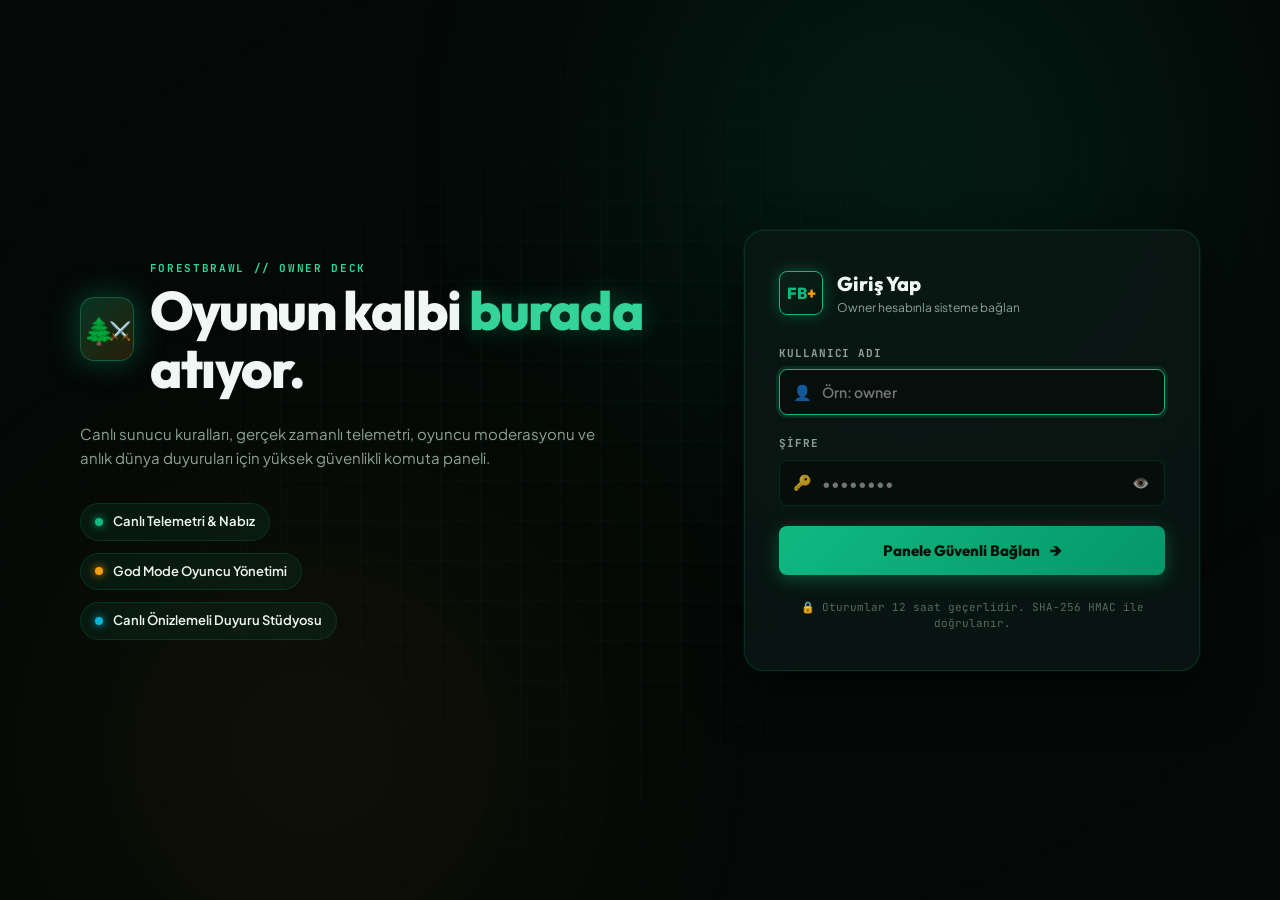
<file: Asd-main/Ah-main/game/admin/index.html>
<!doctype html>
<html lang="tr">
<head>
  <meta charset="utf-8">
  <meta name="viewport" content="width=device-width,initial-scale=1,viewport-fit=cover">
  <title>ForestBrawl — Owner & Admin Master Command</title>
  <meta name="description" content="ForestBrawl multiplayer brawler yetkili yönetim ve canlı sunucu kontrol merkezi.">
  <link rel="icon" type="image/png" href="../favicon-32.png">
  <link rel="preconnect" href="https://fonts.googleapis.com">
  <link rel="preconnect" href="https://fonts.gstatic.com" crossorigin>
  <link href="https://fonts.googleapis.com/css2?family=JetBrains+Mono:wght@400;500;700&family=Outfit:wght@400;500;600;700;800;900&family=Plus+Jakarta+Sans:wght@400;500;600;700;800&display=swap" rel="stylesheet">
  <link rel="stylesheet" href="admin.css">
</head>
<body class="theme-obsidian">
  <div id="ambient-fx" class="ambient-fx">
    <div class="glow-orb orb-emerald"></div>
    <div class="glow-orb orb-amber"></div>
    <div class="grid-mesh"></div>
  </div>

  <div id="toast-container" class="toast-container" aria-live="polite"></div>

  <!-- ══════════════════════════════════════════════════════════════ -->
  <!-- 1. LOGIN PORTAL                                                -->
  <!-- ══════════════════════════════════════════════════════════════ -->
  <main id="login-view" class="login-view">
    <div class="login-wrapper">
      <div class="login-hero">
        <div class="hero-brand">
          <div class="crest-icon">🌲<span>⚔️</span></div>
          <div>
            <div class="hero-tag">FORESTBRAWL // OWNER DECK</div>
            <h1 class="hero-title">Oyunun kalbi <em>burada</em> atıyor.</h1>
          </div>
        </div>
        <p class="hero-desc">
          Canlı sunucu kuralları, gerçek zamanlı telemetri, oyuncu moderasyonu ve anlık dünya duyuruları için yüksek güvenlikli komuta paneli.
        </p>

        <div class="hero-features">
          <div class="feat-pill">
            <span class="pill-dot green"></span> Canlı Telemetri & Nabız
          </div>
          <div class="feat-pill">
            <span class="pill-dot amber"></span> God Mode Oyuncu Yönetimi
          </div>
          <div class="feat-pill">
            <span class="pill-dot cyan"></span> Canlı Önizlemeli Duyuru Stüdyosu
          </div>
        </div>
      </div>

      <div class="login-panel">
        <div class="login-glass-card">
          <div class="card-brand">
            <div class="brand-crest">FB<span>+</span></div>
            <div>
              <h3>Giriş Yap</h3>
              <p>Owner hesabınla sisteme bağlan</p>
            </div>
          </div>

          <form id="login-form" autocomplete="on">
            <div class="input-group">
              <label for="username">KULLANICI ADI</label>
              <div class="input-wrap">
                <span class="input-icon">👤</span>
                <input id="username" type="text" placeholder="Örn: owner" autocomplete="username" required autofocus>
              </div>
            </div>

            <div class="input-group">
              <label for="password">ŞİFRE</label>
              <div class="input-wrap">
                <span class="input-icon">🔑</span>
                <input id="password" type="password" placeholder="••••••••" autocomplete="current-password" required>
                <button type="button" id="toggle-pwd-btn" class="toggle-pwd" title="Şifreyi göster/gizle">👁️</button>
              </div>
            </div>

            <div id="login-error" class="login-error hidden"></div>

            <button type="submit" id="login-submit-btn" class="btn-primary btn-block">
              <span>Panele Güvenli Bağlan</span>
              <span class="btn-arrow">→</span>
            </button>
          </form>

          <div class="card-footer-note">
            🔒 Oturumlar 12 saat geçerlidir. SHA-256 HMAC ile doğrulanır.
          </div>
        </div>
      </div>
    </div>
  </main>

  <!-- ══════════════════════════════════════════════════════════════ -->
  <!-- 2. MAIN APPLICATION WORKSPACE                                  -->
  <!-- ══════════════════════════════════════════════════════════════ -->
  <div id="app-view" class="app-view hidden">
    <!-- SIDEBAR NAVIGATION -->
    <aside class="sidebar">
      <div class="sidebar-header">
        <div class="side-brand">
          <div class="brand-crest">FB<span>+</span></div>
          <div class="brand-text">
            <span class="brand-name">FORESTBRAWL</span>
            <span class="brand-sub">OWNER COMMAND</span>
          </div>
        </div>
      </div>

      <nav class="sidebar-nav">
        <div class="nav-section-title">KONTROL</div>
        <button class="nav-btn active" data-tab="overview">
          <span class="nav-icon">📊</span>
          <span class="nav-label">Genel Bakış & Nabız</span>
          <span class="nav-badge" id="nav-badge-online">0</span>
        </button>

        <button class="nav-btn" data-tab="players">
          <span class="nav-icon">⚔️</span>
          <span class="nav-label">Canlı Oyuncular (God Mode)</span>
        </button>

        <button class="nav-btn" data-tab="broadcast">
          <span class="nav-icon">📢</span>
          <span class="nav-label">Duyuru Stüdyosu</span>
        </button>

        <div class="nav-section-title">DÜNYA & SİSTEM</div>
        <button class="nav-btn" data-tab="world">
          <span class="nav-icon">⚙️</span>
          <span class="nav-label">Dünya & Sunucu Ayarları</span>
        </button>

        <button class="nav-btn" data-tab="users">
          <span class="nav-icon">👥</span>
          <span class="nav-label">Kayıtlı Hesaplar</span>
        </button>

        <button class="nav-btn" data-tab="cosmetics">
          <span class="nav-icon">💎</span>
          <span class="nav-label">Kozmetik & Sandıklar</span>
        </button>

        <button class="nav-btn" data-tab="audit">
          <span class="nav-icon">🛡️</span>
          <span class="nav-label">Güvenlik & Audit Logları</span>
        </button>
      </nav>

      <div class="sidebar-footer">
        <div class="owner-profile-card">
          <div class="owner-avatar" id="owner-avatar">O</div>
          <div class="owner-info">
            <div class="owner-name" id="owner-display-name">Owner</div>
            <div class="owner-role">Full God Permissions</div>
          </div>
        </div>
        <button id="logout-btn" class="btn-logout" title="Güvenli Çıkış">
          <span>Çıkış</span> 🚪
        </button>
      </div>
    </aside>

    <!-- WORKSPACE CANVAS -->
    <div class="workspace">
      <!-- TOP UTILITY BAR -->
      <header class="topbar">
        <div class="topbar-left">
          <div class="breadcrumbs">
            <span class="bc-root">KOMUTA MERKEZİ</span>
            <span class="bc-sep">/</span>
            <span id="active-tab-title" class="bc-active">GENEL BAKIŞ</span>
          </div>
          <h2 id="view-heading" class="view-heading">Sunucu Nabzı & Canlı Telemetri</h2>
        </div>

        <div class="topbar-right">
          <div class="hud-pill live-pill">
            <span class="pulse-indicator"></span>
            <span id="socket-status-label">SOCKET CANLI</span>
          </div>

          <div class="hud-pill uptime-pill" title="Sunucu Çalışma Süresi">
            <span>⏱️</span>
            <span id="server-uptime-label">0s 0d</span>
          </div>

          <div class="hud-pill ram-pill" title="RAM Kullanımı">
            <span>💾</span>
            <span id="server-ram-label">0 MB</span>
          </div>

          <button id="sfx-toggle-btn" class="btn-icon" title="Panel Seslerini Aç/Kapat">
            <span id="sfx-icon">🔊</span>
          </button>

          <button id="refresh-btn" class="btn-icon btn-refresh" title="Verileri Anlık Yenile">
            <span class="refresh-icon">↻</span>
          </button>
        </div>
      </header>

      <!-- ────────────────────────────────────────────────────────── -->
      <!-- TAB 1: GENEL BAKIŞ (OVERVIEW)                              -->
      <!-- ────────────────────────────────────────────────────────── -->
      <section id="tab-overview" class="tab-pane active">
        <!-- HERO QUICK COMMAND BAR -->
        <div class="command-hero-card">
          <div class="hero-left">
            <div class="hero-eyebrow">CANLI SUNUCU KONTROLÜ</div>
            <h3 class="hero-headline">Dünyanın dengesini anında değiştir.</h3>
            <p class="hero-subtext">Hızlı anahtarlarla oyun kurallarını canlı olarak yönetebilir veya anında tüm dünyaya seslenebilirsin.</p>
          </div>
          <div class="quick-action-bar">
            <div class="quick-toggle-group">
              <label class="switch-card" title="Yeni oyuncu girişlerini durdur">
                <div class="switch-info">
                  <span class="switch-title">Bakım Modu</span>
                  <span class="switch-status" id="quick-maint-status">Kapalı</span>
                </div>
                <input type="checkbox" id="quick-maintenance-toggle">
                <span class="switch-slider red-accent"></span>
              </label>

              <label class="switch-card" title="Oyuncular arası hasar">
                <div class="switch-info">
                  <span class="switch-title">PvP Savaşı</span>
                  <span class="switch-status" id="quick-pvp-status">Açık</span>
                </div>
                <input type="checkbox" id="quick-pvp-toggle" checked>
                <span class="switch-slider emerald-accent"></span>
              </label>
            </div>

            <button id="hero-broadcast-trigger" class="btn-hero-action">
              <span>Hızlı Duyuru Gönder</span> 📢
            </button>
          </div>
        </div>

        <!-- STATS TELEMETRY GRID -->
        <div class="telemetry-grid">
          <div class="tele-card tele-online">
            <div class="tele-top">
              <span class="tele-label">ÇEVRİMİÇİ OYUNCU</span>
              <span class="tele-icon">👤</span>
            </div>
            <div class="tele-number" id="stat-online">0</div>
            <div class="tele-foot">
              <span class="foot-badge green">● Canlı Arena</span>
              <span class="foot-detail" id="stat-online-detail">0 savaşta</span>
            </div>
          </div>

          <div class="tele-card tele-mobs">
            <div class="tele-top">
              <span class="tele-label">YARATIK / CANAVAR</span>
              <span class="tele-icon">🐺</span>
            </div>
            <div class="tele-number" id="stat-mobs">0</div>
            <div class="tele-foot">
              <span class="foot-badge amber">Aktif Popülasyon</span>
            </div>
          </div>

          <div class="tele-card tele-buildings">
            <div class="tele-top">
              <span class="tele-label">İNŞA EDİLEN YAPILAR</span>
              <span class="tele-icon">🏰</span>
            </div>
            <div class="tele-number" id="stat-buildings">0</div>
            <div class="tele-foot">
              <span class="foot-badge cyan">Duvar, Tuzak & Kale</span>
            </div>
          </div>

          <div class="tele-card tele-users">
            <div class="tele-top">
              <span class="tele-label">KAYITLI HESAP</span>
              <span class="tele-icon">📜</span>
            </div>
            <div class="tele-number" id="stat-users">0</div>
            <div class="tele-foot">
              <span class="foot-badge purple">SQLite WAL DB</span>
            </div>
          </div>

          <div class="tele-card tele-social">
            <div class="tele-top">
              <span class="tele-label">KLAN & PARTİ</span>
              <span class="tele-icon">🛡️</span>
            </div>
            <div class="tele-number" id="stat-clans">0</div>
            <div class="tele-foot">
              <span class="foot-badge blue" id="stat-parties-badge">0 aktif parti</span>
            </div>
          </div>
        </div>

        <!-- TWO COLUMN ROW: QUICK BROADCAST & RECENT AUDIT -->
        <div class="dashboard-split-grid">
          <!-- QUICK BROADCAST DISPATCHER -->
          <div class="panel-card glass-panel">
            <div class="card-head">
              <div>
                <span class="card-eyebrow">HIZLI YAYIN İSTASYONU</span>
                <h4 class="card-title">Topluluğa Anında Seslen</h4>
              </div>
              <span class="badge-tag live-tag">CANLI YAYIN</span>
            </div>

            <div class="quick-broadcast-form">
              <div class="category-pills">
                <button type="button" class="cat-pill active" data-level="info">📢 Bilgi (Zümrüt)</button>
                <button type="button" class="cat-pill" data-level="event">🔥 Etkinlik (Altın)</button>
                <button type="button" class="cat-pill" data-level="warning">⚠️ Bakım / Uyarı (Alev)</button>
                <button type="button" class="cat-pill" data-level="reward">🎁 Ödül Dağıtımı</button>
              </div>

              <div class="input-group">
                <input type="text" id="quick-announce-title" class="custom-input" placeholder="Duyuru Başlığı (Örn: ÖZEL ETKİNLİK)" value="FORESTBRAWL DUYURUSU" maxlength="50">
              </div>

              <div class="input-group">
                <textarea id="quick-announce-msg" class="custom-textarea" rows="3" maxlength="280" placeholder="Oyuncuların ekranında belirecek duyuru mesajı..."></textarea>
                <div class="char-counter">
                  <span id="quick-char-count">0</span>/280 karakter
                </div>
              </div>

              <!-- IN-GAME LIVE SIMULATION PREVIEW -->
              <div class="in-game-preview-box">
                <div class="preview-label">🎮 OYUN İÇİ CANLI GÖRÜNÜM ÖNİZLEMESİ:</div>
                <div id="live-preview-banner" class="preview-banner preview-level-info">
                  <div class="preview-badge">
                    <span id="preview-icon">📢</span>
                    <span id="preview-tag">DUYURU</span>
                  </div>
                  <div class="preview-body">
                    <div id="preview-title" class="preview-title">FORESTBRAWL DUYURUSU</div>
                    <div id="preview-message" class="preview-message">Duyuru metni burada canlı görünecek...</div>
                  </div>
                </div>
              </div>

              <div class="quick-broadcast-foot">
                <button type="button" id="quick-clear-announce-btn" class="btn-secondary" title="Yayındaki aktif duyuruyu temizler">
                  🗑️ Yayını Temizle
                </button>
                <button type="button" id="quick-send-announce-btn" class="btn-primary">
                  <span>Duyuruyu Yayınla</span> 🚀
                </button>
              </div>
            </div>
          </div>

          <!-- SYSTEM HEALTH & ACTIVE TICKER -->
          <div class="panel-card glass-panel">
            <div class="card-head">
              <div>
                <span class="card-eyebrow">SİSTEM SAĞLIĞI & AUDIT</span>
                <h4 class="card-title">Canlı Sunucu Durumu</h4>
              </div>
              <span class="signal-dot green" title="Sistem Sağlıklı">●</span>
            </div>

            <div class="system-status-list">
              <div class="status-row">
                <span class="status-key">WebSocket / Socket.IO</span>
                <span class="status-val green-text" id="sys-socket-stat">Aktif · 30Hz Tick</span>
              </div>
              <div class="status-row">
                <span class="status-key">SQLite WAL Veritabanı</span>
                <span class="status-val green-text" id="sys-db-stat">Hazır (Synchronous FULL)</span>
              </div>
              <div class="status-row">
                <span class="status-key">Node.js Memory RSS</span>
                <span class="status-val" id="sys-rss-stat">0 MB</span>
              </div>
              <div class="status-row">
                <span class="status-key">V8 Heap Bellek</span>
                <span class="status-val" id="sys-heap-stat">0 MB</span>
              </div>
              <div class="status-row">
                <span class="status-key">Yasaklı (Banned) Hedefler</span>
                <span class="status-val amber-text" id="sys-banned-stat">0 IP / Kullanıcı</span>
              </div>
            </div>

            <div class="recent-audit-subhead">SON YÖNETİCİ HAREKETLERİ</div>
            <div id="quick-audit-feed" class="quick-audit-feed">
              <div class="empty-feed">Yükleniyor...</div>
            </div>
          </div>
        </div>
      </section>

      <!-- ────────────────────────────────────────────────────────── -->
      <!-- TAB 2: CANLI OYUNCULAR & GOD MODE                          -->
      <!-- ────────────────────────────────────────────────────────── -->
      <section id="tab-players" class="tab-pane hidden">
        <div class="toolbar-row">
          <div class="search-box">
            <span class="search-icon">🔍</span>
            <input type="text" id="player-search" class="custom-input search-input" placeholder="Oyuncu adı, Socket ID veya Skin ara...">
          </div>
          <div class="toolbar-stats">
            <span class="badge-tag green-tag" id="player-roster-count">0 Oyuncu Bağlı</span>
          </div>
        </div>

        <div class="panel-card glass-panel table-panel">
          <div class="table-responsive">
            <table class="modern-table">
              <thead>
                <tr>
                  <th>OYUNCU & KİMLİK</th>
                  <th>DURUM</th>
                  <th>CAN (HP)</th>
                  <th>SKOR</th>
                  <th>ALTIN</th>
                  <th>KILL</th>
                  <th>KOORDİNAT</th>
                  <th class="text-right">GOD MODE AKSİYONLARI</th>
                </tr>
              </thead>
              <tbody id="players-table-body">
                <tr><td colspan="8" class="text-center muted">Canlı oyuncular taranıyor...</td></tr>
              </tbody>
            </table>
          </div>
        </div>
      </section>

      <!-- ────────────────────────────────────────────────────────── -->
      <!-- TAB 3: DUYURU STÜDYOSU (BROADCAST CENTER)                   -->
      <!-- ────────────────────────────────────────────────────────── -->
      <section id="tab-broadcast" class="tab-pane hidden">
        <div class="broadcast-studio-grid">
          <!-- STUDIO CONTROLS -->
          <div class="panel-card glass-panel">
            <div class="card-head">
              <div>
                <span class="card-eyebrow">YAYIN EDİTÖRÜ</span>
                <h4 class="card-title">Küresel Oyun Bildirimi Yayınla</h4>
              </div>
            </div>

            <div class="broadcast-presets-section">
              <span class="preset-title">HIZLI ŞABLONLAR:</span>
              <div class="preset-chips">
                <button type="button" class="preset-chip" data-title="SUNUCU BAKIMI" data-level="warning" data-msg="Sunucu 5 dakika içinde güncellenecektir. Lütfen güvenli alana geçin!">
                  ⚠️ Acil Bakım
                </button>
                <button type="button" class="preset-chip" data-title="2X ETKİNLİK BAŞLADI" data-level="event" data-msg="2X XP ve 2X Altın etkinliği başladı! Düşmanları avla ve zengin ol!">
                  🔥 2X XP & Altın
                </button>
                <button type="button" class="preset-chip" data-title="KURUCU DUYURUSU" data-level="info" data-msg="Yeni güncelleme devrede! Haritadaki sandıkları ve yeni boss'u keşfedin.">
                  📢 Güncelleme Müjdesi
                </button>
                <button type="button" class="preset-chip" data-title="ADİL OYUN BİLDİRİMİ" data-level="warning" data-msg="Kural ihlali ve hile yapan hesaplar kalıcı olarak yasaklanmaktadır.">
                  🛡️ Adil Oyun Uyarısı
                </button>
                <button type="button" class="preset-chip" data-title="ÖZEL ÖDÜL ETKİNLİĞİ" data-level="reward" data-msg="Tüm aktif oyunculara altın yağmuru! Arenada hayatta kalan kazanır.">
                  🎁 Altın Yağmuru
                </button>
              </div>
            </div>

            <form id="studio-broadcast-form">
              <div class="form-row two-cols">
                <div class="input-group">
                  <label for="studio-category">DUYURU KATEGORİSİ</label>
                  <select id="studio-category" class="custom-select">
                    <option value="info">📢 Standart Bilgilendirme (Zümrüt Yeşili)</option>
                    <option value="event">🔥 Özel Etkinlik / Turnuva (Mitolojik Altın)</option>
                    <option value="warning">⚠️ Acil Durum / Bakım (Alev Kırmızısı)</option>
                    <option value="reward">🎁 Ödül & Hediye (Pırlanta Sarısı)</option>
                  </select>
                </div>

                <div class="input-group">
                  <label for="studio-sound">SES EFEKTİ</label>
                  <select id="studio-sound" class="custom-select">
                    <option value="bell">🔔 Klasik Gong (Tavsiye Edilen)</option>
                    <option value="fanfare">🎺 Fanfar / Zafer Çanı</option>
                    <option value="siren">🚨 Tehlike Sireni</option>
                    <option value="none">🔇 Sessiz (Yalnızca Görsel)</option>
                  </select>
                </div>
              </div>

              <div class="input-group">
                <label for="studio-title">BAŞLIK</label>
                <input type="text" id="studio-title" class="custom-input" placeholder="Örn: BÜYÜK TURNUVA BAŞLADI" maxlength="60" value="FORESTBRAWL DUYURUSU">
              </div>

              <div class="input-group">
                <label for="studio-message">DUYURU METNİ</label>
                <textarea id="studio-message" class="custom-textarea" rows="4" maxlength="300" placeholder="Tüm oyunculara gösterilecek detaylı mesajı yazın..." required></textarea>
                <div class="char-counter">
                  <span id="studio-char-count">0</span>/300 karakter
                </div>
              </div>

              <div class="studio-buttons">
                <button type="button" id="studio-clear-btn" class="btn-danger-outline">
                  Yayındaki Duyuruyu Kaldır
                </button>
                <button type="submit" class="btn-primary btn-large">
                  <span>Duyuruyu Canlı Yayınla</span> 🚀
                </button>
              </div>
            </form>
          </div>

          <!-- LIVE PREVIEW DISPLAY -->
          <div class="panel-card glass-panel studio-preview-card">
            <div class="card-head">
              <div>
                <span class="card-eyebrow">CANLI SİMÜLASYON</span>
                <h4 class="card-title">Oyuncu Ekranında Nasıl Görünür?</h4>
              </div>
            </div>

            <div class="mockup-game-viewport">
              <div class="mockup-canvas-bg">
                <div class="mockup-player-tag">⚔️ forestbrawl (Sen)</div>
                <div class="mockup-tree">🌲</div>
                <div class="mockup-rock">🪨</div>
              </div>

              <div id="studio-preview-banner" class="preview-banner preview-level-info">
                <div class="preview-badge">
                  <span id="sp-icon">📢</span>
                  <span id="sp-tag">DUYURU</span>
                </div>
                <div class="preview-body">
                  <div id="sp-title" class="preview-title">FORESTBRAWL DUYURUSU</div>
                  <div id="sp-message" class="preview-message">Duyuru metnini yazdıkça burası anlık güncellenir.</div>
                </div>
              </div>
            </div>

            <div class="mockup-killfeed-preview">
              <div class="kf-title">KİLL FEED ÖNİZLEMESİ:</div>
              <div class="mockup-kf-item" id="kf-preview-text">📢 FORESTBRAWL DUYURUSU</div>
            </div>

            <div class="studio-notes">
              💡 <strong>Bilgi:</strong> Gönderilen duyuru tüm istemcilerde üst banner ve sol kill feed olarak görünür. Ses efekti açık olan oyuncuların hoparlöründen gong/çan çalacaktır. `undefined` veya veri kaybı asla yaşanmaz.
            </div>
          </div>
        </div>
      </section>

      <!-- ────────────────────────────────────────────────────────── -->
      <!-- TAB 4: DÜNYA & SUNUCU AYARLARI (WORLD RULES)               -->
      <!-- ────────────────────────────────────────────────────────── -->
      <section id="tab-world" class="tab-pane hidden">
        <div class="panel-card glass-panel world-config-panel">
          <div class="card-head">
            <div>
              <span class="card-eyebrow">DÜNYA PARAMETRELERİ</span>
              <h4 class="card-title">Oyun Mekaniklerini Canlı Olarak Ayarla</h4>
            </div>
            <button id="save-world-config-btn" class="btn-primary">
              <span>Değişiklikleri Canlı Uygula</span> 💾
            </button>
          </div>

          <div class="world-config-grid">
            <!-- TOGGLE: MAINTENANCE -->
            <div class="config-item-box">
              <div class="item-head">
                <div class="item-icon red-bg">🛑</div>
                <div>
                  <div class="item-name">Sunucu Bakım Modu</div>
                  <div class="item-desc">Açıldığında yeni oyuncu girişleri engellenir ve bakım bildirimi verilir.</div>
                </div>
              </div>
              <label class="switch-control">
                <input type="checkbox" id="cfg-maintenance">
                <span class="switch-track red-accent"></span>
              </label>
            </div>

            <!-- TOGGLE: PVP -->
            <div class="config-item-box">
              <div class="item-head">
                <div class="item-icon emerald-bg">⚔️</div>
                <div>
                  <div class="item-name">PvP Oyuncu Savaşı</div>
                  <div class="item-desc">Kapatıldığında oyuncuların birbirine verdiği tüm silah hasarı sıfırlanır.</div>
                </div>
              </div>
              <label class="switch-control">
                <input type="checkbox" id="cfg-pvp" checked>
                <span class="switch-track emerald-accent"></span>
              </label>
            </div>

            <!-- SLIDER: XP RATE -->
            <div class="config-slider-box">
              <div class="slider-head">
                <div>
                  <div class="item-name">XP Kazanım Çarpanı</div>
                  <div class="item-desc">Yaratık ve kaynaklardan kazanılan tecrübe puanı katsayısı.</div>
                </div>
                <div class="slider-val-badge" id="cfg-xprate-val">1.0x</div>
              </div>
              <input type="range" id="cfg-xprate" class="custom-range" min="0.1" max="10" step="0.1" value="1.0">
              <div class="range-markers">
                <span>0.1x</span>
                <span>1.0x (Normal)</span>
                <span>2.0x (Etkinlik)</span>
                <span>5.0x</span>
                <span>10.0x (Çılgın)</span>
              </div>
            </div>

            <!-- SLIDER: MOB MULTIPLIER -->
            <div class="config-slider-box">
              <div class="slider-head">
                <div>
                  <div class="item-name">Yaratık Popülasyon Yoğunluğu</div>
                  <div class="item-desc">Haritada aynı anda gezen canavarların (kurt, ayı, akrep, örümcek) sıklığı.</div>
                </div>
                <div class="slider-val-badge" id="cfg-mobrate-val">1.0x</div>
              </div>
              <input type="range" id="cfg-mobrate" class="custom-range" min="0.1" max="5" step="0.1" value="1.0">
              <div class="range-markers">
                <span>0.1x (Seyrek)</span>
                <span>1.0x (Dengeli)</span>
                <span>2.5x (Zorlu)</span>
                <span>5.0x (Kaos)</span>
              </div>
            </div>

            <!-- SLIDER: RESOURCE RESPAWN -->
            <div class="config-slider-box">
              <div class="slider-head">
                <div>
                  <div class="item-name">Kaynak Yenilenme Çarpanı</div>
                  <div class="item-desc">Kesilen ağaç, kırılan taş ve altın cevherlerinin geri doğma sürati.</div>
                </div>
                <div class="slider-val-badge" id="cfg-resrate-val">1.0x</div>
              </div>
              <input type="range" id="cfg-resrate" class="custom-range" min="0.1" max="5" step="0.1" value="1.0">
              <div class="range-markers">
                <span>0.1x (Kıtlık)</span>
                <span>1.0x (Standart)</span>
                <span>3.0x (Bol Kaynak)</span>
                <span>5.0x</span>
              </div>
            </div>
          </div>

          <div class="layout-editor-panel">
            <div class="card-head compact-head layout-editor-header">
              <div>
                <span class="card-eyebrow">ANA EKRAN DÜZENİ</span>
                <h4 class="card-title">Canlı düzenleme — sürükle / boyutlandır / tam ekran izle</h4>
              </div>
              <div class="layout-editor-actions">
                <div class="layout-editor-status" aria-live="polite">
                  <span class="status-dot"></span>
                  <span>Canlı önizleme</span>
                </div>
                <div class="layout-editor-mode-switch" aria-label="Yatay/Dikey düzen modu">
                  <button type="button" class="mode-btn active" data-layout-mode="landscape">Yatay</button>
                  <button type="button" class="mode-btn" data-layout-mode="portrait">Dikey</button>
                </div>
                <button id="toggle-layout-fullscreen-btn" class="btn-secondary" type="button">Tam Ekran</button>
                <button id="reset-layout-btn" class="btn-secondary" type="button">Varsayılana Dön</button>
                <button id="save-layout-btn" class="btn-primary" type="button">Düzeni Kaydet</button>
              </div>
            </div>

            <div class="layout-editor-preview-bar">
              <span>Ana menü</span>
              <span>Shop / Cosmetics</span>
              <span>Profil / Seviye</span>
              <span>News</span>
              <span>Davet etkinliği</span>
              <span>Creator etkinliği</span>
              <span>Diğer pencereler</span>
            </div>

            <div class="layout-editor-viewport" id="layout-editor-viewport" aria-label="Ana menü düzen editorü"></div>
          </div>
        </div>
      </section>

      <!-- ────────────────────────────────────────────────────────── -->
      <!-- TAB 5: KAYITLI HESAPLAR & KULLANICI YÖNETİMİ               -->
      <!-- ────────────────────────────────────────────────────────── -->
      <section id="tab-users" class="tab-pane hidden">
        <div class="toolbar-row">
          <div class="search-box">
            <span class="search-icon">🔍</span>
            <input type="text" id="user-search" class="custom-input search-input" placeholder="Kullanıcı adı veya E-posta ara...">
          </div>
          <div class="toolbar-stats">
            <span class="badge-tag purple-tag" id="user-total-count">0 Kayıtlı Hesap</span>
          </div>
        </div>

        <div class="panel-card glass-panel table-panel">
          <div class="table-responsive">
            <table class="modern-table">
              <thead>
                <tr>
                  <th>KULLANICI</th>
                  <th>E-POSTA</th>
                  <th>TECRÜBE (XP)</th>
                  <th>ALTIN / COIN</th>
                  <th>K/D ORANI</th>
                  <th>MAÇ SAYISI</th>
                  <th>EN İYİ SKOR</th>
                  <th class="text-right">İŞLEMLER</th>
                </tr>
              </thead>
              <tbody id="users-table-body">
                <tr><td colspan="8" class="text-center muted">Hesaplar yükleniyor...</td></tr>
              </tbody>
            </table>
          </div>
        </div>
      </section>

      <!-- ────────────────────────────────────────────────────────── -->
      <!-- TAB 6: KOZMETİK & SANDIK GALERİSİ                          -->
      <!-- ────────────────────────────────────────────────────────── -->
      <section id="tab-cosmetics" class="tab-pane hidden">
        <div class="toolbar-row">
          <div class="toolbar-left">
            <span class="badge-tag emerald-tag" id="cosmetic-catalog-count">0 Kozmetik Öğe</span>
          </div>
          <div class="category-filters" id="cosmetic-type-filters">
            <button class="cat-filter-btn active" data-type="all">Tümü</button>
            <button class="cat-filter-btn" data-type="skin">Kostümler</button>
            <button class="cat-filter-btn" data-type="avatar">Avatarlar</button>
            <button class="cat-filter-btn" data-type="frame">Çerçeveler</button>
            <button class="cat-filter-btn" data-type="effect">Efektler</button>
          </div>
        </div>

        <div class="cosmetic-upload-panel panel-card glass-panel">
          <div class="card-head">
            <div>
              <span class="card-eyebrow">PNG KOZMETİK STÜDYOSU</span>
              <h4 class="card-title">Oyuna yeni deri yükle</h4>
            </div>
            <span class="badge-tag cyan-tag">CANLI ÖNİZLEME</span>
          </div>
          <form id="cosmetic-upload-form" class="cosmetic-upload-form">
            <div class="cosmetic-upload-preview">
              <div class="cosmetic-preview-stage">
                <img id="cosmetic-upload-preview" alt="Seçilen PNG önizlemesi">
                <span id="cosmetic-preview-empty">PNG seç</span>
              </div>
              <div id="cosmetic-upload-dimensions" class="cosmetic-preview-meta">Yön ve piksel ölçüsü burada görünür.</div>
            </div>
            <div class="cosmetic-upload-fields">
              <label class="input-group"><span class="input-label">PNG DOSYASI</span><input id="cosmetic-upload-file" class="custom-input" type="file" accept="image/png" required></label>
              <label class="input-group"><span class="input-label">ID</span><input id="cosmetic-upload-id" class="custom-input" type="text" maxlength="48" pattern="[A-Za-z0-9_-]+" placeholder="skin_gokyuzu" required></label>
              <label class="input-group"><span class="input-label">OYUNDA GÖRÜNECEK AD</span><input id="cosmetic-upload-name" class="custom-input" type="text" maxlength="40" placeholder="Gökyüzü Muhafızı" required></label>
              <label class="input-group"><span class="input-label">TÜR</span><select id="cosmetic-upload-type" class="custom-input"><option value="skin">Deri</option></select></label>
              <label class="input-group"><span class="input-label">NADİRLİK</span><select id="cosmetic-upload-rarity" class="custom-input"><option value="common">Common</option><option value="rare">Rare</option><option value="epic">Epic</option><option value="legendary">Legendary</option><option value="mythic">Mythic</option></select></label>
              <label class="input-group"><span class="input-label">FİYAT (ALTIN)</span><input id="cosmetic-upload-price" class="custom-input" type="number" min="0" max="1000000" step="1" value="1000" required></label>
              <div class="cosmetic-upload-actions">
                <button type="button" id="cosmetic-upload-reset" class="btn-secondary">Temizle</button>
                <button type="submit" id="cosmetic-upload-submit" class="btn-primary">PNG'yi oyuna yayınla</button>
              </div>
            </div>
          </form>
          <div id="cosmetic-upload-status" class="cosmetic-upload-status" aria-live="polite">PNG seçtiğinde dosya boyutu ve yön bilgisi burada kontrol edilir.</div>
        </div>

        <div class="cosmetics-grid" id="cosmetics-gallery-grid">
          <div class="empty-feed">Kozmetikler taranıyor...</div>
        </div>
      </section>

      <!-- ────────────────────────────────────────────────────────── -->
      <!-- TAB 7: GÜVENLİK & AUDIT LOGLARI                            -->
      <!-- ────────────────────────────────────────────────────────── -->
      <section id="tab-audit" class="tab-pane hidden">
        <div class="audit-layout-grid">
          <!-- AUDIT TIMELINE -->
          <div class="panel-card glass-panel">
            <div class="card-head">
              <div>
                <span class="card-eyebrow">HAREKET KAYITLARI</span>
                <h4 class="card-title">Son Owner & Sistem Olayları</h4>
              </div>
            </div>
            <div id="full-audit-timeline" class="full-audit-timeline">
              <div class="empty-feed">Audit logları yükleniyor...</div>
            </div>
          </div>

          <!-- BAN MANAGEMENT -->
          <div class="panel-card glass-panel">
            <div class="card-head">
              <div>
                <span class="card-eyebrow">YASAKLAMA MERKEZİ</span>
                <h4 class="card-title">Aktif Ban Listesi</h4>
              </div>
            </div>

            <div class="ban-adder-box">
              <div class="input-wrap">
                <input type="text" id="manual-ban-target" class="custom-input" placeholder="IP adresi veya Kullanıcı adı...">
                <button type="button" id="manual-ban-btn" class="btn-danger">
                  Yasakla 🔨
                </button>
              </div>
            </div>

            <div id="active-ban-list" class="active-ban-list">
              <div class="empty-feed">Ban listesi boş.</div>
            </div>
          </div>
        </div>
      </section>
    </div>
  </div>

  <!-- ══════════════════════════════════════════════════════════════ -->
  <!-- MODAL: GOD MODE OYUNCU İŞLEMİ                                  -->
  <!-- ══════════════════════════════════════════════════════════════ -->
  <div id="godmode-modal" class="modal-backdrop hidden" role="dialog" aria-modal="true">
    <div class="modal-card">
      <div class="modal-header">
        <div class="modal-title-wrap">
          <span class="modal-badge">⚡ GOD MODE</span>
          <h3 id="gm-player-name" class="modal-heading">Oyuncu İsmi</h3>
          <span id="gm-player-id" class="modal-sub">Socket ID: ...</span>
        </div>
        <button type="button" class="modal-close-btn" data-close-modal="godmode">✕</button>
      </div>

      <div class="modal-body">
        <div class="player-stat-ribbon">
          <div class="psr-item"><small>CAN</small><strong id="gm-hp">250</strong></div>
          <div class="psr-item"><small>SKOR</small><strong id="gm-score">0</strong></div>
          <div class="psr-item"><small>ALTIN</small><strong id="gm-gold">0</strong></div>
          <div class="psr-item"><small>KILL</small><strong id="gm-kills">0</strong></div>
          <div class="psr-item"><small>KONUM</small><strong id="gm-pos">0, 0</strong></div>
        </div>

        <div class="gm-actions-grid">
          <!-- CAN DOLDUR -->
          <button class="gm-btn gm-heal" data-action="heal">
            <span class="gm-icon">💚</span>
            <div class="gm-info">
              <b>Canını Doldur</b>
              <small>HP'yi maksimuma tamamlar</small>
            </div>
          </button>

          <!-- DONDUR / ÇÖZ -->
          <button class="gm-btn gm-freeze" data-action="toggle_freeze">
            <span class="gm-icon">❄️</span>
            <div class="gm-info">
              <b id="gm-freeze-label">Dondur / Sabitle</b>
              <small>Hareket etmesini kilitler</small>
            </div>
          </button>

          <!-- ALTIN BAS (+5000) -->
          <button class="gm-btn gm-gold" data-action="give_gold" data-amount="5000">
            <span class="gm-icon">🪙</span>
            <div class="gm-info">
              <b>+5,000 Altın Ver</b>
              <small>Envanterine anında altın ekler</small>
            </div>
          </button>

          <!-- XP BAS (+2500) -->
          <button class="gm-btn gm-xp" data-action="give_xp" data-amount="2500">
            <span class="gm-icon">⭐</span>
            <div class="gm-info">
              <b>+2,500 XP Ver</b>
              <small>Rütbe puanı hediye eder</small>
            </div>
          </button>

          <!-- MERKEZE IŞINLA -->
          <button class="gm-btn gm-tp" data-action="teleport" data-x="0" data-y="0">
            <span class="gm-icon">📍</span>
            <div class="gm-info">
              <b>Merkeze Işınla</b>
              <small>(0, 0) koordinatına çeker</small>
            </div>
          </button>

          <!-- HASAR VER (-50 HP) -->
          <button class="gm-btn gm-dmg" data-action="damage" data-amount="50">
            <span class="gm-icon">💥</span>
            <div class="gm-info">
              <b>50 Hasar Ver</b>
              <small>Ceza hasarı uygular</small>
            </div>
          </button>

          <!-- ANINDA ÖLDÜR -->
          <button class="gm-btn gm-kill" data-action="kill">
            <span class="gm-icon">💀</span>
            <div class="gm-info">
              <b>Yıldırım Çarp / Öldür</b>
              <small>Doğrudan mezara yollar</small>
            </div>
          </button>

          <!-- SUNUCUDAN AT -->
          <button class="gm-btn gm-kick" data-action="kick">
            <span class="gm-icon">🚪</span>
            <div class="gm-info">
              <b>Sunucudan At (Kick)</b>
              <small>Bağlantısını koparır</small>
            </div>
          </button>

          <!-- KALICI BANLA -->
          <button class="gm-btn gm-ban full-width" data-action="ban">
            <span class="gm-icon">🔨</span>
            <div class="gm-info">
              <b>Oyuncuyu Yasakla (Ban IP & İsim)</b>
              <small>Sunucuya tekrar bağlanmasını engeller</small>
            </div>
          </button>
        </div>
      </div>
    </div>
  </div>

  <!-- ══════════════════════════════════════════════════════════════ -->
  <!-- MODAL: HESAP DÜZENLEME                                         -->
  <!-- ══════════════════════════════════════════════════════════════ -->
  <div id="user-edit-modal" class="modal-backdrop hidden" role="dialog" aria-modal="true">
    <div class="modal-card">
      <div class="modal-header">
        <div class="modal-title-wrap">
          <span class="modal-badge purple-badge">HESAP DÜZENLEYİCİ</span>
          <h3 id="ue-username" class="modal-heading">Kullanıcı</h3>
          <span id="ue-id" class="modal-sub">ID: #0</span>
        </div>
        <button type="button" class="modal-close-btn" data-close-modal="user-edit">✕</button>
      </div>

      <form id="user-edit-form" class="modal-body">
        <input type="hidden" id="ue-user-id">
        <input type="hidden" id="ue-user-name">

        <div class="input-group">
          <label for="ue-coins">ALTIN / COINS MİKTARI</label>
          <input type="number" id="ue-coins" class="custom-input" min="0" max="100000000">
        </div>

        <div class="input-group">
          <label for="ue-xp">TECRÜBE PUANI (XP)</label>
          <input type="number" id="ue-xp" class="custom-input" min="0" max="100000000">
        </div>

        <div class="input-group">
          <label for="ue-new-password">YENİ ŞİFRE (Opsiyonel - Değiştirmek istemiyorsanız boş bırakın)</label>
          <input type="password" id="ue-new-password" class="custom-input" placeholder="En az 4 karakter">
        </div>

        <div class="modal-action-row">
          <button type="button" id="ue-delete-btn" class="btn-danger">
            Hesabı Tamamen Sil 🗑️
          </button>
          <button type="submit" class="btn-primary">
            Değişiklikleri Kaydet 💾
          </button>
        </div>
      </form>
    </div>
  </div>

  <script src="admin.js"></script>
</body>
</html>
</file>
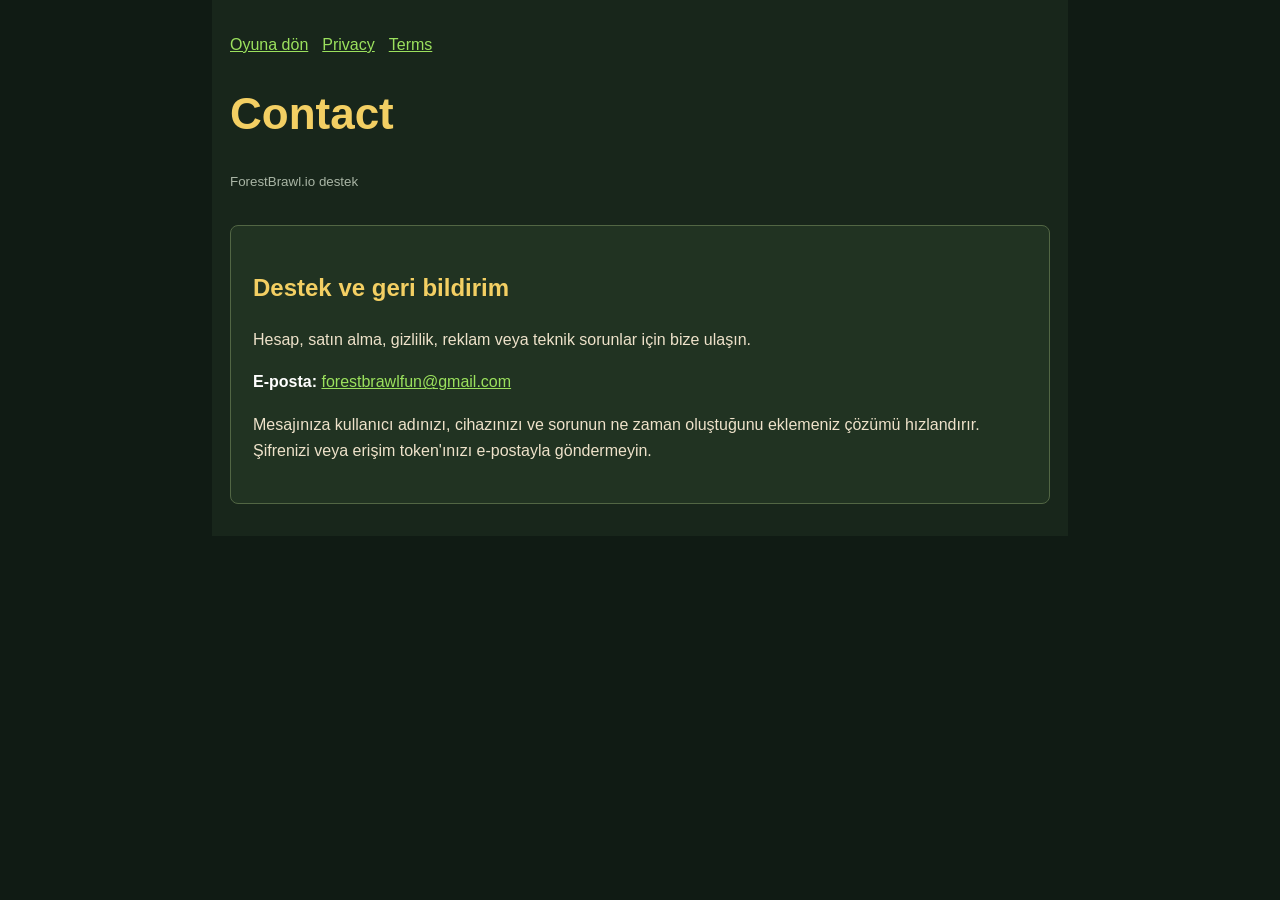
<file: Asd-main/Ah-main/game/contact.html>
<!doctype html>
<html lang="tr">
<head>
<meta charset="utf-8">
<meta name="viewport" content="width=device-width, initial-scale=1">
<title>Contact | ForestBrawl.io</title>
<style>
:root{color-scheme:dark;background:#101b14;color:#eee2ca;font-family:Arial,sans-serif}body{max-width:820px;margin:0 auto;padding:32px 18px;line-height:1.65;background:#18261b}h1,h2{color:#f3cf63}h1{font-size:clamp(28px,6vw,44px);line-height:1.1}a{color:#9be15d}nav{display:flex;gap:14px;flex-wrap:wrap;margin-bottom:32px}small{color:#a9b5a5}.contact{margin-top:30px;padding:22px;border:1px solid #526644;border-radius:8px;background:#213322}strong{color:#fff}
</style>
</head>
<body>
<nav><a href="/game/">Oyuna dön</a><a href="/game/privacy.html">Privacy</a><a href="/game/terms.html">Terms</a></nav>
<h1>Contact</h1>
<small>ForestBrawl.io destek</small>
<div class="contact">
<h2>Destek ve geri bildirim</h2>
<p>Hesap, satın alma, gizlilik, reklam veya teknik sorunlar için bize ulaşın.</p>
<p><strong>E-posta:</strong> <a href="mailto:forestbrawlfun@gmail.com">forestbrawlfun@gmail.com</a></p>
<p>Mesajınıza kullanıcı adınızı, cihazınızı ve sorunun ne zaman oluştuğunu eklemeniz çözümü hızlandırır. Şifrenizi veya erişim token'ınızı e-postayla göndermeyin.</p>
</div>
</body>
</html>
</file>
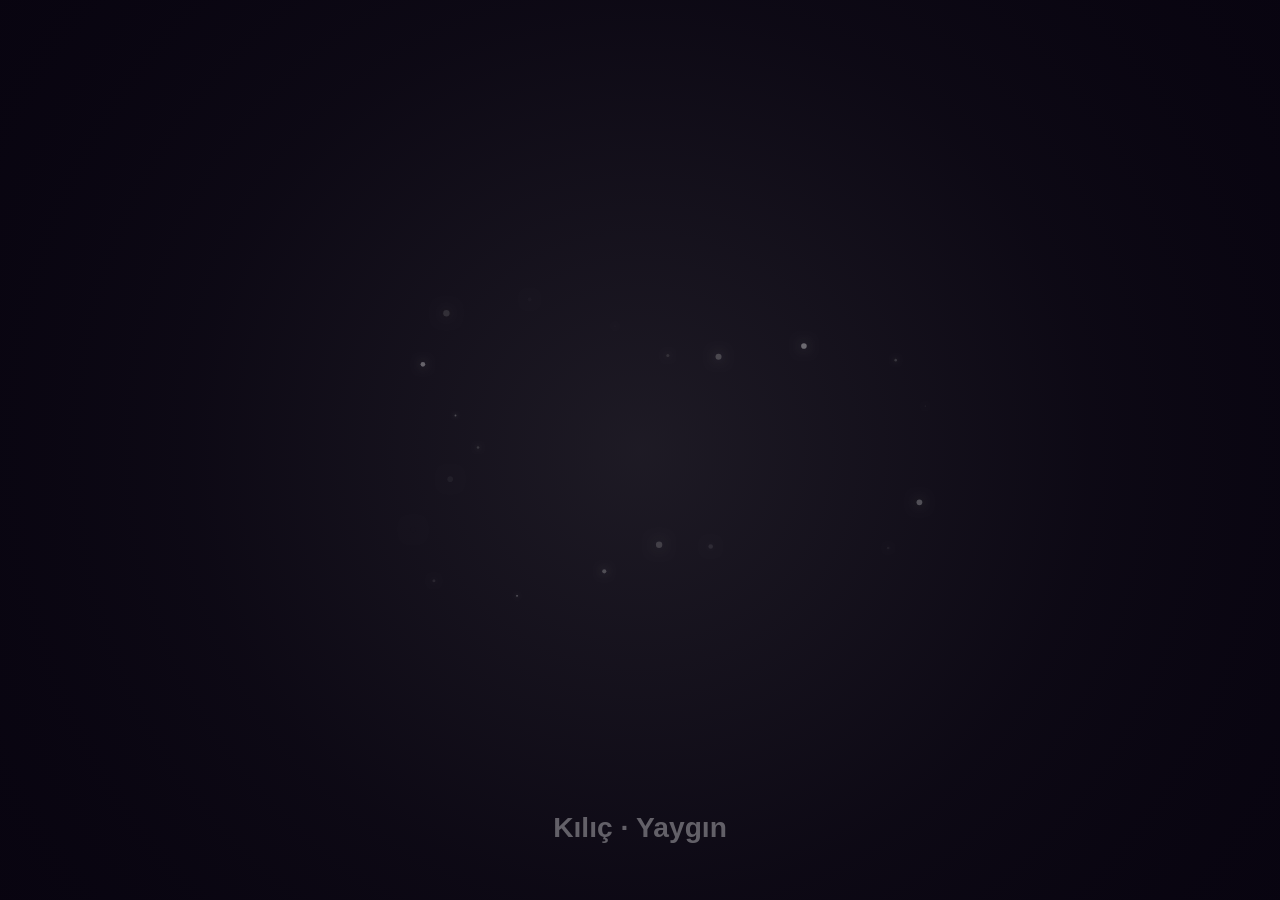
<file: Asd-main/Ah-main/game/preview.html>
<!DOCTYPE html>
<html lang="tr">
<head>
<meta charset="UTF-8">
<meta name="viewport" content="width=device-width,initial-scale=1">
<title>Kozmetik Önizleme</title>
<style>
*{margin:0;padding:0;box-sizing:border-box;}
html,body{width:100%;height:100%;overflow:hidden;background:#080410;}
canvas{display:block;width:100%;height:100%;}
</style>
</head>
<body>
<canvas id="c"></canvas>
<script>
const params=new URLSearchParams(location.search);
const CID=params.get('id')||'';
const CTYPE=params.get('type')||'sword';
const RARITY=params.get('rarity')||'common';
const RAR_COL={common:'#aaaaaa',rare:'#4499ff',epic:'#cc44ff',legendary:'#ffd700'};
const rc=RAR_COL[RARITY]||'#aaa';

const canvas=document.getElementById('c');
const ctx=canvas.getContext('2d');
let W=0,H=0,T=0,raf=null;

function resize(){
  const dpr=window.devicePixelRatio||1;
  W=canvas.clientWidth; H=canvas.clientHeight;
  canvas.width=W*dpr; canvas.height=H*dpr;
  ctx.scale(dpr,dpr);
}
window.addEventListener('resize',resize);
resize();

/* ===================== HELPERS ===================== */
if(!CanvasRenderingContext2D.prototype.roundRect){
  CanvasRenderingContext2D.prototype.roundRect=function(x,y,w,h,r){
    r=Math.min(typeof r==='number'?r:(r&&r[0]||0),Math.abs(w)/2,Math.abs(h)/2);
    this.moveTo(x+r,y);this.arcTo(x+w,y,x+w,y+r,r);this.arcTo(x+w,y+h,x+r,y+h,r);
    this.arcTo(x,y+h,x,y+h-r,r);this.arcTo(x,y,x+r,y,r);return this;
  };
}

/* ===================== BACKGROUND ===================== */
function drawBg(){
  ctx.clearRect(0,0,W,H);
  const g=ctx.createRadialGradient(W/2,H/2,0,W/2,H/2,Math.max(W,H)*0.7);
  g.addColorStop(0,rc+'22');
  g.addColorStop(0.5,rc+'08');
  g.addColorStop(1,'#00000000');
  ctx.fillStyle='#080410';
  ctx.fillRect(0,0,W,H);
  ctx.fillStyle=g;
  ctx.fillRect(0,0,W,H);
  // particles
  const n=22;
  for(let i=0;i<n;i++){
    const a=(T*0.008+i*Math.PI*2/n);
    const r2=Math.min(W,H)*(0.26+Math.sin(T*0.025+i)*0.08);
    const px=W/2+Math.cos(a)*r2;
    const py=H/2+Math.sin(a)*r2*0.58;
    const ps=2+Math.sin(T*0.06+i*1.4)*1.2;
    ctx.globalAlpha=0.18+0.18*Math.sin(T*0.07+i);
    ctx.fillStyle=i%3===0?'#fff':rc;
    ctx.shadowColor=rc; ctx.shadowBlur=ps*4;
    ctx.beginPath();ctx.arc(px,py,ps,0,Math.PI*2);ctx.fill();
  }
  ctx.globalAlpha=1;ctx.shadowBlur=0;
}

/* ===================== SWORD SKINS ===================== */
function drawSword(skinId,cx,cy,scale,t){
  const c=ctx;
  const fl=Math.sin(t*0.15)*0.5+0.5;
  c.save();c.translate(cx,cy);c.scale(scale,scale);c.rotate(-Math.PI/4);
  const grip=(col1,col2,bnd)=>{
    const hg=c.createLinearGradient(28,0,36,0);hg.addColorStop(0,col1);hg.addColorStop(0.5,col2);hg.addColorStop(1,col1);
    c.fillStyle=hg;c.strokeStyle='#111';c.lineWidth=3;c.beginPath();c.roundRect(28,-26,8,52,2);c.fill();c.stroke();
    c.strokeStyle=bnd;c.lineWidth=2.5;c.lineCap='round';
    for(let i=0;i<3;i++){c.beginPath();c.moveTo(27,-20+i*14);c.lineTo(37,-20+i*14);c.stroke();}
    c.fillStyle=bnd;c.strokeStyle='#111';c.lineWidth=2;c.beginPath();c.ellipse(32,27,7,5,0,0,Math.PI*2);c.fill();c.stroke();
  };
  const blade=(bg,sc)=>{c.fillStyle=bg;c.strokeStyle=sc;c.lineWidth=3;c.beginPath();c.moveTo(27,-30);c.lineTo(24,-75);c.quadraticCurveTo(32,-124,36,-114);c.lineTo(40,-75);c.lineTo(37,-30);c.closePath();c.fill();c.stroke();};
  switch(skinId){
    case 'ki_yilan':
      grip('#1a1408','#3a2c18','#c8a040');
      c.fillStyle='#2a8040';c.strokeStyle='#1a5020';c.lineWidth=2;
      c.beginPath();c.moveTo(14,-24);c.lineTo(50,-24);c.lineTo(52,-30);c.lineTo(32,-26);c.lineTo(12,-30);c.closePath();c.fill();c.stroke();
      c.fillStyle='#ffaa00';c.beginPath();c.arc(20,-27,2.5,0,Math.PI*2);c.fill();c.beginPath();c.arc(44,-27,2.5,0,Math.PI*2);c.fill();
      {const bg=c.createLinearGradient(24,-30,40,-30);bg.addColorStop(0,'#2a5a2a');bg.addColorStop(0.35,'#5ab870');bg.addColorStop(0.5,'#88e888');bg.addColorStop(0.65,'#5ab870');bg.addColorStop(1,'#2a5a2a');
      c.fillStyle=bg;c.strokeStyle='#1a4420';c.lineWidth=2;
      c.beginPath();c.moveTo(30,-30);c.bezierCurveTo(36,-45,26,-60,32,-75);c.bezierCurveTo(38,-90,26,-104,32,-120);c.lineTo(34,-116);c.bezierCurveTo(36,-100,28,-88,34,-73);c.bezierCurveTo(40,-58,30,-44,36,-29);c.closePath();c.fill();c.stroke();}
      c.shadowColor='rgba(100,220,100,0.6)';c.shadowBlur=14;
      c.strokeStyle='#ff2200';c.lineWidth=1.5;c.beginPath();c.moveTo(32,-116);c.lineTo(30,-124);c.stroke();c.beginPath();c.moveTo(32,-116);c.lineTo(34,-124);c.stroke();
      break;
    case 'ki_lanetli':
      grip('#100808','#200f0f','rgba(160,0,0,.9)');
      c.fillStyle='#1a0a0a';c.strokeStyle='#880000';c.lineWidth=2;
      c.beginPath();c.moveTo(12,-24);c.lineTo(52,-24);c.lineTo(50,-32);c.lineTo(32,-28);c.lineTo(14,-32);c.closePath();c.fill();c.stroke();
      c.shadowColor='rgba(180,0,0,0.6)';c.shadowBlur=16;
      {const bg=c.createLinearGradient(24,-30,40,-30);bg.addColorStop(0,'#0f0000');bg.addColorStop(0.3,'#2a0000');bg.addColorStop(0.5,'#380000');bg.addColorStop(0.7,'#1a0000');bg.addColorStop(1,'#080000');
      blade(bg,'#5a0000');}
      c.strokeStyle=`rgba(200,0,0,${0.6+fl*0.4})`;c.lineWidth=1.5;c.lineCap='round';
      c.beginPath();c.moveTo(30,-40);c.lineTo(34,-56);c.lineTo(30,-70);c.stroke();c.beginPath();c.moveTo(32,-75);c.lineTo(35,-88);c.lineTo(31,-95);c.stroke();
      break;
    case 'ki_lav':
      grip('#0a0500','#1a0d00','rgba(255,80,0,.9)');
      c.shadowColor=`rgba(255,60,0,${0.5+fl*0.5})`;c.shadowBlur=18;
      c.fillStyle='#0a0500';c.strokeStyle='rgba(255,80,0,.7)';c.lineWidth=2;
      c.beginPath();c.moveTo(12,-24);c.lineTo(52,-24);c.lineTo(50,-32);c.lineTo(32,-28);c.lineTo(14,-32);c.closePath();c.fill();c.stroke();
      {const bg=c.createLinearGradient(24,-30,40,-30);bg.addColorStop(0,'#050200');bg.addColorStop(0.3,'#150800');bg.addColorStop(0.5,'#250e00');bg.addColorStop(0.7,'#150800');bg.addColorStop(1,'#050200');
      blade(bg,'#330a00');c.shadowBlur=0;
      c.shadowColor='#ff4400';c.shadowBlur=10;
      c.strokeStyle=`rgba(255,${80+Math.round(fl*140)},0,${0.7+fl*0.3})`;c.lineWidth=2;c.lineCap='round';
      c.beginPath();c.moveTo(31,-36);c.lineTo(28,-50);c.lineTo(31,-62);c.lineTo(28,-78);c.lineTo(31,-90);c.stroke();}
      break;
    case 'ki_kutsal':
      grip('#4a2800','#8a5010','#FFD700');
      c.shadowColor='rgba(255,255,180,.7)';c.shadowBlur=20;
      {const gc=c.createLinearGradient(10,-28,54,-28);gc.addColorStop(0,'#8B6914');gc.addColorStop(0.5,'#FFD700');gc.addColorStop(1,'#8B6914');
      c.fillStyle=gc;c.strokeStyle='#8B6914';c.lineWidth=2;
      c.beginPath();c.moveTo(10,-24);c.quadraticCurveTo(22,-36,32,-30);c.quadraticCurveTo(42,-36,54,-24);c.quadraticCurveTo(42,-14,32,-18);c.quadraticCurveTo(22,-14,10,-24);c.closePath();c.fill();c.stroke();
      const bg=c.createLinearGradient(24,-30,40,-30);bg.addColorStop(0,'#d0d8f0');bg.addColorStop(0.5,'#ffffff');bg.addColorStop(1,'#d0d8f0');
      blade(bg,'rgba(200,220,255,.8)');}
      c.strokeStyle='rgba(255,215,0,.65)';c.lineWidth=1.5;c.beginPath();c.moveTo(33,-40);c.lineTo(33,-112);c.stroke();
      c.strokeStyle=`rgba(255,215,0,${0.4+fl*0.4})`;c.lineWidth=8;c.globalAlpha=0.18;c.beginPath();c.moveTo(33,-75);c.lineTo(33,-114);c.stroke();c.globalAlpha=1;
      break;
    case 'ki_yildirim':
      grip('#0a0a18','#1a1a38','#4466ff');
      c.shadowColor=`rgba(80,140,255,${0.5+fl*0.5})`;c.shadowBlur=18;
      {const gc=c.createLinearGradient(12,-28,52,-28);gc.addColorStop(0,'#1a1a3a');gc.addColorStop(0.5,'#4466cc');gc.addColorStop(1,'#1a1a3a');
      c.fillStyle=gc;c.strokeStyle='#2244aa';c.lineWidth=2;
      c.beginPath();c.moveTo(12,-24);c.lineTo(20,-32);c.lineTo(32,-28);c.lineTo(44,-32);c.lineTo(52,-24);c.lineTo(44,-20);c.lineTo(32,-24);c.lineTo(20,-20);c.closePath();c.fill();c.stroke();
      const bg=c.createLinearGradient(24,-30,40,-30);bg.addColorStop(0,'#1a1a40');bg.addColorStop(0.35,'#4466bb');bg.addColorStop(0.5,'rgba(130,180,255,0.95)');bg.addColorStop(0.65,'#4466bb');bg.addColorStop(1,'#1a1a40');
      c.fillStyle=bg;c.strokeStyle='#2244aa';c.lineWidth=2;
      c.beginPath();c.moveTo(29,-30);c.lineTo(26,-52);c.lineTo(35,-52);c.lineTo(28,-74);c.lineTo(37,-74);c.lineTo(30,-96);c.lineTo(34,-92);c.lineTo(36,-114);c.lineTo(38,-110);c.lineTo(36,-88);c.lineTo(42,-88);c.lineTo(35,-66);c.lineTo(44,-66);c.lineTo(37,-44);c.lineTo(43,-44);c.lineTo(36,-30);c.closePath();c.fill();c.stroke();}
      c.shadowColor='#88aaff';c.shadowBlur=10;
      c.strokeStyle=`rgba(180,210,255,${0.6+fl*0.4})`;c.lineWidth=1.5;c.lineCap='round';
      c.beginPath();c.moveTo(26,-52);c.lineTo(20,-48);c.stroke();c.beginPath();c.moveTo(44,-66);c.lineTo(50,-62);c.stroke();
      break;
    default:{
      // generic sword
      grip('#3a2a18','#6a4a28','#aaa');
      const bg=ctx.createLinearGradient(24,-30,40,-30);bg.addColorStop(0,'#666');bg.addColorStop(0.5,'#dde');bg.addColorStop(1,'#666');
      blade(bg,'#555');
    }
  }
  c.shadowBlur=0;c.restore();
}

/* ===================== AXE SKINS ===================== */
function drawAxe(skinId,cx,cy,scale,t){
  const c=ctx;
  const fl=Math.sin(t*0.18)*0.5+0.5;
  c.save();c.translate(cx,cy);c.scale(scale,scale);c.rotate(-Math.PI/5);
  const handle=(col1,col2,bnd,extra)=>{
    const hg=c.createLinearGradient(26,-75,38,-75);hg.addColorStop(0,col1);hg.addColorStop(0.5,col2);hg.addColorStop(1,col1);
    c.fillStyle=hg;c.strokeStyle='#1a0f06';c.lineWidth=4;c.beginPath();c.roundRect(26,-76,12,112,3);c.fill();c.stroke();
    c.strokeStyle=bnd;c.lineWidth=2.5;c.lineCap='round';
    for(let i=0;i<5;i++){c.beginPath();c.moveTo(25,-62+i*18);c.lineTo(39,-62+i*18);c.stroke();}
    c.fillStyle=bnd;c.strokeStyle='#1a0f06';c.lineWidth=2;
    c.beginPath();c.ellipse(32,37,9,6,0,0,Math.PI*2);c.fill();c.stroke();
  };
  switch(skinId){
    case 'ba_asma':
      handle('#4a2e10','#7a5a28','#2a7a10');
      c.strokeStyle='#1a5a08';c.lineWidth=2.5;c.lineCap='round';
      for(let i=0;i<4;i++){c.beginPath();c.moveTo(26,-70+i*22);c.quadraticCurveTo(38,-60+i*22,26,-50+i*22);c.stroke();}
      c.fillStyle='#2a8a14';c.strokeStyle='#1a6008';c.lineWidth=1.2;
      for(const[px,py]of[[24,-68],[38,-52],[24,-36],[38,-18]]){c.save();c.translate(px,py);c.rotate(-0.3);c.beginPath();c.ellipse(0,-5,3,6,0,0,Math.PI*2);c.fill();c.stroke();c.restore();}
      {const bg=c.createLinearGradient(38,-72,90,-44);bg.addColorStop(0,'#3a6020');bg.addColorStop(0.35,'#5a9030');bg.addColorStop(0.6,'#7ab840');bg.addColorStop(0.85,'#4a7820');bg.addColorStop(1,'#283a14');
      c.fillStyle=bg;c.strokeStyle='#2a5010';c.lineWidth=3;
      c.beginPath();c.moveTo(38,-68);c.lineTo(70,-82);c.quadraticCurveTo(94,-60,76,-22);c.lineTo(56,-14);c.lineTo(38,-30);c.closePath();c.fill();c.stroke();}
      c.shadowColor='rgba(50,180,20,.5)';c.shadowBlur=12;
      c.strokeStyle='rgba(50,140,20,.55)';c.lineWidth=1.5;c.beginPath();c.moveTo(54,-60);c.quadraticCurveTo(64,-48,58,-38);c.quadraticCurveTo(66,-28,62,-20);c.stroke();
      break;
    case 'ba_buz':
      {const ch=c.createLinearGradient(26,-76,38,-76);ch.addColorStop(0,'#2a4878');ch.addColorStop(0.5,'#7ab0e0');ch.addColorStop(1,'#2a4878');
      c.fillStyle=ch;c.strokeStyle='#1a3060';c.lineWidth=3;c.beginPath();c.roundRect(26,-76,12,112,3);c.fill();c.stroke();}
      c.strokeStyle='rgba(130,190,255,.55)';c.lineWidth=2;for(let i=0;i<5;i++){c.beginPath();c.moveTo(25,-62+i*18);c.lineTo(39,-62+i*18);c.stroke();}
      c.fillStyle='#7DF9FF';c.strokeStyle='#00AACC';c.lineWidth=2;c.beginPath();c.ellipse(32,37,9,6,0,0,Math.PI*2);c.fill();c.stroke();
      c.shadowColor='#00ccff';c.shadowBlur=16;
      {const bg=c.createLinearGradient(38,-72,100,-42);bg.addColorStop(0,'rgba(30,140,255,.45)');bg.addColorStop(0.25,'rgba(140,225,255,.95)');bg.addColorStop(0.55,'rgba(200,248,255,.82)');bg.addColorStop(0.8,'rgba(70,180,255,.55)');bg.addColorStop(1,'rgba(30,100,200,.3)');
      c.fillStyle=bg;c.strokeStyle='#00AACC';c.lineWidth=3;
      c.beginPath();c.moveTo(38,-68);c.lineTo(68,-84);c.lineTo(84,-76);c.lineTo(100,-54);c.lineTo(92,-32);c.lineTo(78,-20);c.lineTo(54,-14);c.lineTo(38,-30);c.closePath();c.fill();c.stroke();}
      c.strokeStyle='rgba(210,248,255,.9)';c.lineWidth=1.5;c.beginPath();c.moveTo(66,-80);c.lineTo(80,-70);c.stroke();c.beginPath();c.moveTo(80,-70);c.lineTo(96,-52);c.stroke();
      break;
    case 'ba_golge':
      handle('#08000f','#180028','rgba(150,0,255,0.8)');
      c.shadowColor=`rgba(180,0,255,${0.4+fl*0.6})`;c.shadowBlur=22;
      {const bg=c.createLinearGradient(38,-72,94,-44);bg.addColorStop(0,'rgba(5,0,15,0.98)');bg.addColorStop(0.35,'rgba(60,0,120,0.9)');bg.addColorStop(0.55,'rgba(120,0,200,0.85)');bg.addColorStop(0.78,'rgba(50,0,100,0.9)');bg.addColorStop(1,'rgba(3,0,10,0.97)');
      c.fillStyle=bg;c.strokeStyle='rgba(120,0,200,0.8)';c.lineWidth=3;
      c.beginPath();c.moveTo(38,-68);c.lineTo(76,-86);c.quadraticCurveTo(100,-54,82,-18);c.lineTo(56,-12);c.lineTo(38,-30);c.closePath();c.fill();c.stroke();}
      c.shadowBlur=0;c.shadowColor='#aa00ff';c.shadowBlur=14;
      c.strokeStyle=`rgba(200,80,255,${0.5+fl*0.4})`;c.lineWidth=2;c.lineCap='round';
      for(let i=0;i<3;i++){c.beginPath();c.moveTo(52+i*12,-62-i*4);c.quadraticCurveTo(64+i*8,-50-i*4,56+i*10,-40-i*4);c.stroke();}
      c.fillStyle=`rgba(220,100,255,${0.7+fl*0.3})`;c.strokeStyle='#6600aa';c.lineWidth=1.5;
      c.beginPath();c.moveTo(74,-52);c.lineTo(80,-46);c.lineTo(74,-40);c.lineTo(68,-46);c.closePath();c.fill();c.stroke();
      break;
    case 'ba_obsidyen':
      handle('#0a0a0f','#1a1a2f','#5522aa');
      c.shadowColor=`rgba(180,0,255,${0.5+fl*0.5})`;c.shadowBlur=18;
      {const bg=c.createLinearGradient(38,-72,94,-44);bg.addColorStop(0,'#050508');bg.addColorStop(0.3,'#1a1830');bg.addColorStop(0.55,'#2a2545');bg.addColorStop(0.75,'#0f0e1a');bg.addColorStop(1,'#030305');
      c.fillStyle=bg;c.strokeStyle='#5522aa';c.lineWidth=3;
      c.beginPath();c.moveTo(38,-68);c.lineTo(74,-84);c.quadraticCurveTo(96,-54,78,-20);c.lineTo(56,-14);c.lineTo(38,-30);c.closePath();c.fill();c.stroke();}
      c.shadowBlur=0;
      c.strokeStyle='rgba(180,160,255,.55)';c.lineWidth=1.5;c.beginPath();c.moveTo(70,-78);c.quadraticCurveTo(90,-54,74,-24);c.stroke();
      c.fillStyle=`rgba(180,0,255,${0.7+fl*0.3})`;c.strokeStyle='#5522aa';c.lineWidth=1.5;
      c.beginPath();c.moveTo(72,-52);c.lineTo(78,-46);c.lineTo(72,-40);c.lineTo(66,-46);c.closePath();c.fill();c.stroke();
      break;
    default:{
      handle('#3a3a48','#6a6a78','#888');
      const bg=ctx.createLinearGradient(38,-72,88,-46);bg.addColorStop(0,'#6b7280');bg.addColorStop(0.45,'#d1d5db');bg.addColorStop(1,'#4b5563');
      ctx.fillStyle=bg;ctx.strokeStyle='#374151';ctx.lineWidth=4;
      ctx.beginPath();ctx.moveTo(38,-68);ctx.lineTo(72,-80);ctx.quadraticCurveTo(92,-55,80,-26);ctx.lineTo(60,-18);ctx.lineTo(38,-30);ctx.closePath();ctx.fill();ctx.stroke();
    }
  }
  c.shadowBlur=0;c.restore();
}

/* ===================== TRAIL PREVIEW ===================== */
function drawTrail(trailId,cx,cy,scale,t){
  const c=ctx;
  c.save();c.translate(cx,cy);
  const pts=[];
  const N=28;
  for(let i=0;i<N;i++){
    const f=i/(N-1);
    const ang=Math.PI+f*Math.PI*0.9;
    const r2=scale*f*0.55;
    pts.push({
      x:Math.cos(ang)*r2*1.2,
      y:Math.sin(ang)*r2*0.65-f*scale*0.05,
      r1:Math.sin(i*0.7+t*0.1)*0.5+0.5,
      r2:Math.cos(i*1.1+t*0.08)*0.5+0.5,
      r3:Math.sin(i*1.5+t*0.12)*0.5+0.5
    });
  }
  const len=pts.length;
  const _fp=(i,side,alpha,sz)=>{
    if(alpha<0.02||sz<0.4)return;
    const p=pts[i],pp=pts[Math.max(0,i-1)];
    const ang2=Math.atan2(p.y-pp.y,p.x-pp.x);
    const perp=ang2+1.5708;
    const sOff=side?5:-5;
    c.globalAlpha=alpha;
    c.save();c.translate(p.x+Math.cos(perp)*sOff,p.y+Math.sin(perp)*sOff);c.rotate(ang2);
    c.beginPath();c.ellipse(0,sz*0.3,sz*0.52,sz*0.82,0,0,Math.PI*2);c.fill();
    c.beginPath();c.ellipse(0,-sz*0.52,sz*0.68,sz*0.46,0,0,Math.PI*2);c.fill();
    c.restore();
  };
  switch(trailId){
    case 'iz_ates':
      for(let i=1;i<len;i+=2){
        const f=i/len,a=f*0.72,sz=2.5+f*6,side=(i>>1)&1;
        c.fillStyle=f<0.4?'#cc2200':f<0.7?'#ff7800':'#ffdd00';
        _fp(i,side,a,sz);
        if(f>0.5){c.globalAlpha=a*0.38;c.fillStyle='rgba(255,140,0,0.5)';c.beginPath();c.arc(pts[i].x,pts[i].y,sz*2.6,0,Math.PI*2);c.fill();}
      }
      break;
    case 'iz_yildirim':
      for(let i=1;i<len;i+=2){
        const f=i/len,a=f*0.78,sz=2.5+f*5,side=(i>>1)&1;
        c.fillStyle=i%4===1?'rgba(140,190,255,0.92)':'rgba(255,255,80,0.95)';
        _fp(i,side,a,sz);
        if(f>0.5){c.globalAlpha=a*0.55;c.strokeStyle='rgba(200,230,255,0.8)';c.lineWidth=1.5;c.beginPath();c.moveTo(pts[i].x,pts[i].y);c.lineTo(pts[i].x+(pts[i].r1-.5)*18,pts[i].y+(pts[i].r2-.5)*18);c.stroke();}
      }
      break;
    case 'iz_gokkusagi':
      for(let i=1;i<len;i+=2){
        const f=i/len,hue=(t*5+i*24)%360,side=(i>>1)&1;
        c.fillStyle=`hsl(${hue},100%,62%)`;
        _fp(i,side,f*0.82,2.5+f*5);
      }
      break;
    case 'iz_bosluk':
      for(let i=1;i<len;i+=2){
        const f=i/len,sz=3.5+f*6.5,side=(i>>1)&1;
        c.fillStyle=`rgba(${20+f*18|0},0,${40+f*30|0},0.88)`;
        _fp(i,side,f*0.65,sz);
        if(f>0.5){c.globalAlpha=f*0.55;c.fillStyle=`rgba(${130+pts[i].r1*80|0},0,255,0.55)`;c.beginPath();c.arc(pts[i].x+(pts[i].r2-.5)*18,pts[i].y+(pts[i].r3-.5)*18,pts[i].r1*3+1,0,Math.PI*2);c.fill();}
      }
      break;
    default:
      for(let i=1;i<len;i+=2){
        const f=i/len,a=f*0.7,sz=2.5+f*5,side=(i>>1)&1;
        c.fillStyle='#aaa';_fp(i,side,a,sz);
      }
  }
  c.globalAlpha=1;c.shadowBlur=0;c.restore();
}

/* ===================== SKIN PREVIEW ===================== */
const SKIN_BODY_COLS={
  kiz_vampir:{body:'#3a0050',head:'#2a0038',eye1:'#aa00ff',eye2:'#880088',outline:'#6600aa'},
  kiz_ates:  {body:'#c83000',head:'#aa2000',eye1:'#ffdd00',eye2:'#ff8800',outline:'#881800'},
  kiz_karanlik:{body:'#150830',head:'#0e0520',eye1:'#aa00ff',eye2:'#6600cc',outline:'#330060'},
  kiz_orman: {body:'#2a6010',head:'#1e4a0a',eye1:'#88ff44',eye2:'#44cc00',outline:'#1a4008'},
  kiz_samurai:{body:'#4a0808',head:'#380606',eye1:'#ff8800',eye2:'#cc4400',outline:'#220004'},
};
function drawSkin(skinId,cx,cy,scale,t){
  const c=ctx;
  const sk=SKIN_BODY_COLS[skinId]||{body:'#cda886',head:'#b88c6a',eye1:'#fff',eye2:'#333',outline:'#8a5a38'};
  const bop=Math.sin(t*0.07)*scale*0.012;
  c.save();c.translate(cx,cy);
  const R=scale*0.14;
  // body glow
  c.shadowColor=sk.body;c.shadowBlur=scale*0.28;
  // body
  const bodyG=c.createRadialGradient(-scale*0.02,-scale*0.02,0,0,scale*0.05,scale*0.22);
  bodyG.addColorStop(0,sk.body+'ee');bodyG.addColorStop(0.6,sk.body+'99');bodyG.addColorStop(1,sk.body+'22');
  c.fillStyle=bodyG;c.strokeStyle=sk.outline;c.lineWidth=scale*0.025;
  c.beginPath();c.ellipse(0,scale*0.04+bop,scale*0.13,scale*0.19,0,0,Math.PI*2);c.fill();c.stroke();
  // head
  c.fillStyle=sk.head+'dd';c.beginPath();c.arc(0,-scale*0.26+bop,R,0,Math.PI*2);c.fill();c.stroke();
  // eyes
  c.shadowBlur=0;
  c.fillStyle='#fff';
  c.beginPath();c.arc(-scale*0.056,-scale*0.27+bop,scale*0.04,0,Math.PI*2);c.fill();
  c.beginPath();c.arc(scale*0.056,-scale*0.27+bop,scale*0.04,0,Math.PI*2);c.fill();
  const pX=Math.cos(t*0.04)*scale*0.01;
  c.fillStyle=sk.eye1;c.shadowColor=sk.eye1;c.shadowBlur=scale*0.05;
  c.beginPath();c.arc(-scale*0.05+pX,-scale*0.265+bop,scale*0.022,0,Math.PI*2);c.fill();
  c.beginPath();c.arc(scale*0.062+pX,-scale*0.265+bop,scale*0.022,0,Math.PI*2);c.fill();
  c.shadowBlur=0;
  // arms
  const as=Math.sin(t*0.09)*scale*0.08;
  c.strokeStyle=sk.body+'cc';c.lineWidth=scale*0.09;c.lineCap='round';c.shadowColor=sk.body;c.shadowBlur=scale*0.04;
  c.beginPath();c.moveTo(-scale*0.115,scale*0.02+bop);c.lineTo(-scale*0.25,-as+bop+scale*0.13);c.stroke();
  c.beginPath();c.moveTo(scale*0.115,scale*0.02+bop);c.lineTo(scale*0.25,as+bop+scale*0.13);c.stroke();
  // legs
  const ls=Math.sin(t*0.09)*scale*0.055;
  c.lineWidth=scale*0.095;c.shadowBlur=scale*0.03;
  c.beginPath();c.moveTo(-scale*0.062,scale*0.175+bop);c.lineTo(-scale*0.082,scale*0.365+ls+bop);c.stroke();
  c.beginPath();c.moveTo(scale*0.062,scale*0.175+bop);c.lineTo(scale*0.082,scale*0.365-ls+bop);c.stroke();
  // special effects per skin
  if(skinId==='kiz_vampir'){
    c.shadowColor='#aa00ff';c.shadowBlur=scale*0.15;
    c.strokeStyle='rgba(170,0,255,0.4)';c.lineWidth=scale*0.025;
    c.beginPath();c.arc(0,-scale*0.26+bop,R*1.4,0,Math.PI*2);c.stroke();
  } else if(skinId==='kiz_ates'){
    for(let i=0;i<6;i++){
      const fa=i/6, ar=T*0.12+fa*Math.PI*2;
      const fx=Math.cos(ar)*R*(0.8+fa*0.4), fy=-scale*0.26+bop+Math.sin(ar)*R*(0.8+fa*0.4);
      c.globalAlpha=(0.3+0.4*Math.sin(T*0.2+i))*0.8;
      c.fillStyle=i%2===0?'#ff4400':'#ffaa00';
      c.shadowColor='#ff4400';c.shadowBlur=scale*0.12;
      c.beginPath();c.arc(fx,fy,scale*0.03,0,Math.PI*2);c.fill();
    }
    c.globalAlpha=1;c.shadowBlur=0;
  } else if(skinId==='kiz_karanlik'){
    c.shadowColor='#6600cc';c.shadowBlur=scale*0.2;
    for(let i=0;i<8;i++){
      const fa=i/8,ar=T*0.06+fa*Math.PI*2;
      const mx=Math.cos(ar)*R*1.6, my=-scale*0.1+bop+Math.sin(ar)*R*1.0;
      c.globalAlpha=0.22+0.18*Math.sin(T*0.1+i);
      c.fillStyle='#8800ff';c.beginPath();c.arc(mx,my,scale*0.018,0,Math.PI*2);c.fill();
    }
    c.globalAlpha=1;c.shadowBlur=0;
  } else if(skinId==='kiz_orman'){
    for(let i=0;i<5;i++){
      const la=i/5,lr=T*0.09+la*Math.PI*2;
      const lx=Math.cos(lr)*R*(0.6+la*0.8), ly=scale*0.05+bop+Math.sin(lr)*R*0.5;
      c.globalAlpha=0.28+0.28*Math.sin(T*0.15+i);
      c.fillStyle='#44ff22';c.shadowColor='#22cc00';c.shadowBlur=8;
      c.beginPath();c.ellipse(lx,ly,scale*0.025,scale*0.04,lr,0,Math.PI*2);c.fill();
    }
    c.globalAlpha=1;c.shadowBlur=0;
  }
  c.restore();
}

/* ===================== WINGS ===================== */
function drawWings(cx,cy,scale,t){
  const c=ctx;
  const flap=Math.sin(t*0.1)*12;
  c.save();c.translate(cx,cy);c.scale(scale*0.9,scale*0.9);
  const wc=['rgba(255,255,255,.92)','rgba(200,235,255,.15)','rgba(180,210,255,.5)'];
  c.shadowColor='rgba(255,255,220,0.6)';c.shadowBlur=30;
  for(const side of[-1,1]){
    c.save();c.scale(1,side);
    const g=c.createLinearGradient(-8,0,-55,0);g.addColorStop(0,wc[0]);g.addColorStop(1,wc[1]);
    c.fillStyle=g;c.strokeStyle=wc[2];c.lineWidth=2;
    c.beginPath();c.moveTo(-5,-8+flap*.2);c.quadraticCurveTo(-30,-30+flap,-52,-14+flap*.4);c.quadraticCurveTo(-34,10+flap*.2,-5,8);c.closePath();c.fill();c.stroke();
    c.strokeStyle='rgba(200,220,255,.38)';c.lineWidth=1;
    for(let i=0;i<3;i++){c.beginPath();c.moveTo(-5-i*10,3-i*2);c.quadraticCurveTo(-15-i*9,-8-i*4,-24-i*7,-3-i*2);c.stroke();}
    c.restore();
  }
  c.shadowBlur=0;c.restore();
}

/* ===================== RENDER LABEL ===================== */
const TYPE_LABELS={sword:'Kılıç',axe:'Balta',trail:'Hareket İzi',skin:'Karakter Derisi',wings:'Kanatlar'};
const RAR_LABELS={common:'Yaygın',rare:'Nadir',epic:'Destansı',legendary:'EFSANEVİ'};
function drawLabel(){
  const label=params.get('name')||CID;
  const typeLabel=TYPE_LABELS[CTYPE]||CTYPE;
  const rarLabel=RAR_LABELS[RARITY]||RARITY;
  ctx.save();
  ctx.font='bold '+(W*0.032)+'px Nunito,sans-serif';
  ctx.textAlign='center';
  ctx.fillStyle=rc;
  ctx.shadowColor=rc;ctx.shadowBlur=16;
  ctx.fillText(label,W/2,H*0.88);
  ctx.shadowBlur=0;
  ctx.font='bold '+(W*0.022)+'px Nunito,sans-serif';
  ctx.fillStyle='rgba(255,255,255,0.35)';
  ctx.fillText(typeLabel+' · '+rarLabel,W/2,H*0.93);
  ctx.restore();
}

/* ===================== MAIN LOOP ===================== */
function frame(){
  T++;
  const cx=W/2, cy=H/2;
  const scale=Math.min(W,H)*0.38;

  drawBg();
  ctx.shadowBlur=0;
  switch(CTYPE){
    case 'sword': drawSword(CID,cx,cy+scale*0.1,scale*1.2,T);break;
    case 'axe':   drawAxe(CID,cx-scale*0.1,cy+scale*0.14,scale*0.8,T);break;
    case 'trail': drawTrail(CID,cx,cy,scale,T);break;
    case 'skin':  drawSkin(CID,cx,cy,scale,T);break;
    case 'wings': drawWings(cx,cy-scale*0.1,scale*1.1,T);break;
  }
  drawLabel();
  raf=requestAnimationFrame(frame);
}
frame();
</script>
</body>
</html>
</file>
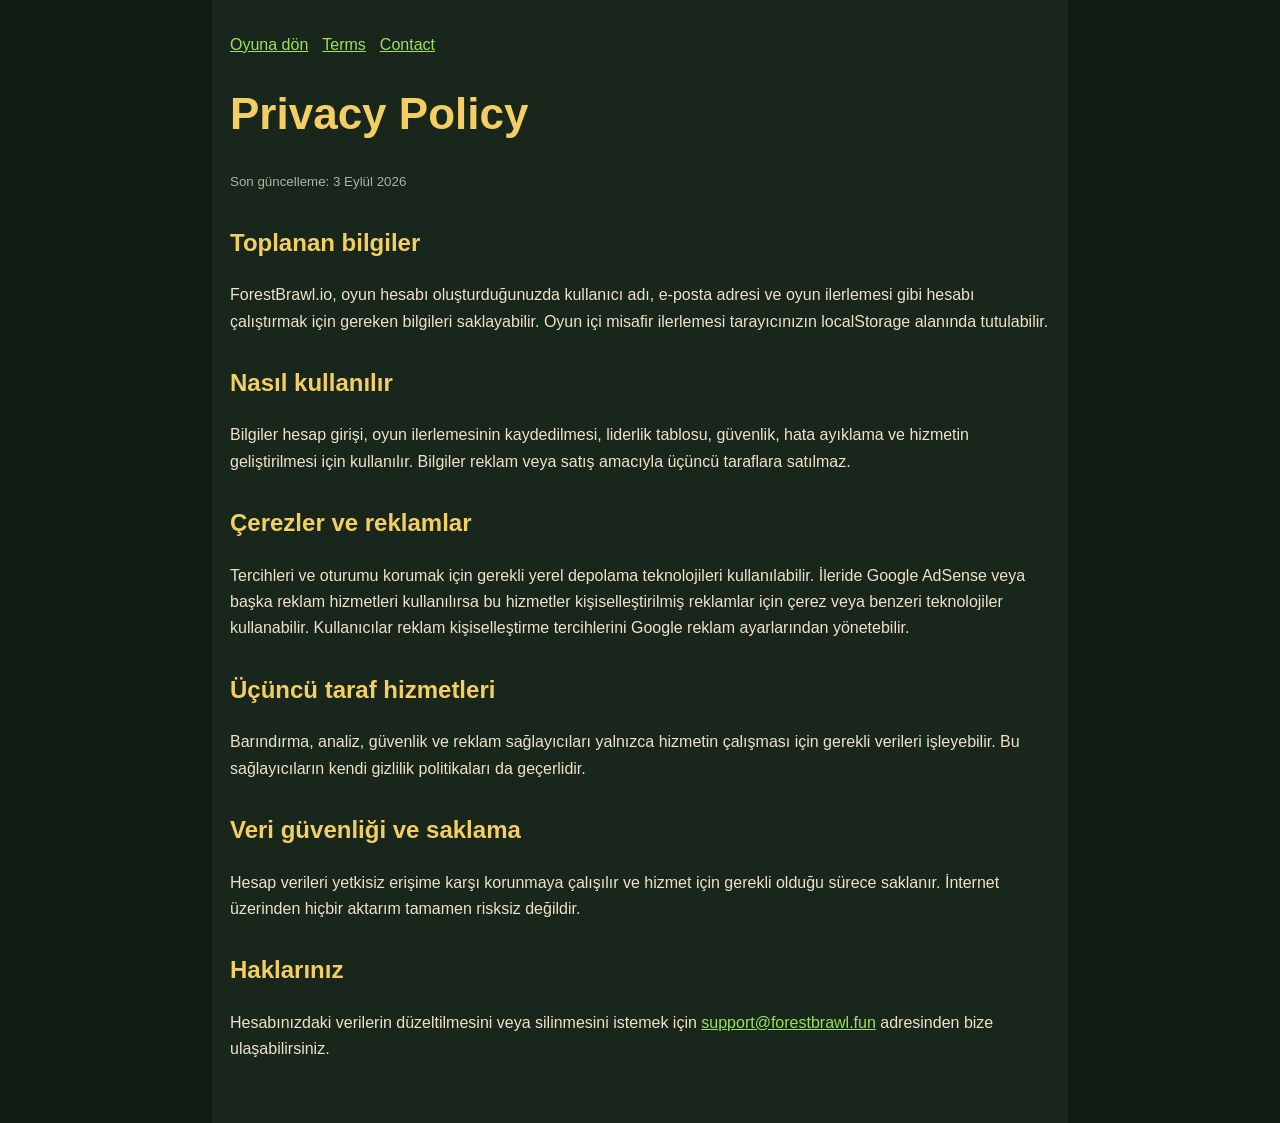
<file: Asd-main/Ah-main/game/privacy.html>
<!doctype html>
<html lang="tr">
<head>
<meta charset="utf-8">
<meta name="viewport" content="width=device-width, initial-scale=1">
<title>Privacy Policy | ForestBrawl.io</title>
<style>
:root{color-scheme:dark;background:#101b14;color:#eee2ca;font-family:Arial,sans-serif}body{max-width:820px;margin:0 auto;padding:32px 18px;line-height:1.65;background:#18261b}h1,h2{color:#f3cf63}h1{font-size:clamp(28px,6vw,44px);line-height:1.1}a{color:#9be15d}nav{display:flex;gap:14px;flex-wrap:wrap;margin-bottom:32px}small{color:#a9b5a5}section{margin:28px 0}strong{color:#fff}
</style>
</head>
<body>
<nav><a href="/game/">Oyuna dön</a><a href="/game/terms.html">Terms</a><a href="/game/contact.html">Contact</a></nav>
<h1>Privacy Policy</h1>
<small>Son güncelleme: 3 Eylül 2026</small>
<section><h2>Toplanan bilgiler</h2><p>ForestBrawl.io, oyun hesabı oluşturduğunuzda kullanıcı adı, e-posta adresi ve oyun ilerlemesi gibi hesabı çalıştırmak için gereken bilgileri saklayabilir. Oyun içi misafir ilerlemesi tarayıcınızın localStorage alanında tutulabilir.</p></section>
<section><h2>Nasıl kullanılır</h2><p>Bilgiler hesap girişi, oyun ilerlemesinin kaydedilmesi, liderlik tablosu, güvenlik, hata ayıklama ve hizmetin geliştirilmesi için kullanılır. Bilgiler reklam veya satış amacıyla üçüncü taraflara satılmaz.</p></section>
<section><h2>Çerezler ve reklamlar</h2><p>Tercihleri ve oturumu korumak için gerekli yerel depolama teknolojileri kullanılabilir. İleride Google AdSense veya başka reklam hizmetleri kullanılırsa bu hizmetler kişiselleştirilmiş reklamlar için çerez veya benzeri teknolojiler kullanabilir. Kullanıcılar reklam kişiselleştirme tercihlerini Google reklam ayarlarından yönetebilir.</p></section>
<section><h2>Üçüncü taraf hizmetleri</h2><p>Barındırma, analiz, güvenlik ve reklam sağlayıcıları yalnızca hizmetin çalışması için gerekli verileri işleyebilir. Bu sağlayıcıların kendi gizlilik politikaları da geçerlidir.</p></section>
<section><h2>Veri güvenliği ve saklama</h2><p>Hesap verileri yetkisiz erişime karşı korunmaya çalışılır ve hizmet için gerekli olduğu sürece saklanır. İnternet üzerinden hiçbir aktarım tamamen risksiz değildir.</p></section>
<section><h2>Haklarınız</h2><p>Hesabınızdaki verilerin düzeltilmesini veya silinmesini istemek için <a href="mailto:support@forestbrawl.fun">support@forestbrawl.fun</a> adresinden bize ulaşabilirsiniz.</p></section>
</body>
</html>
</file>
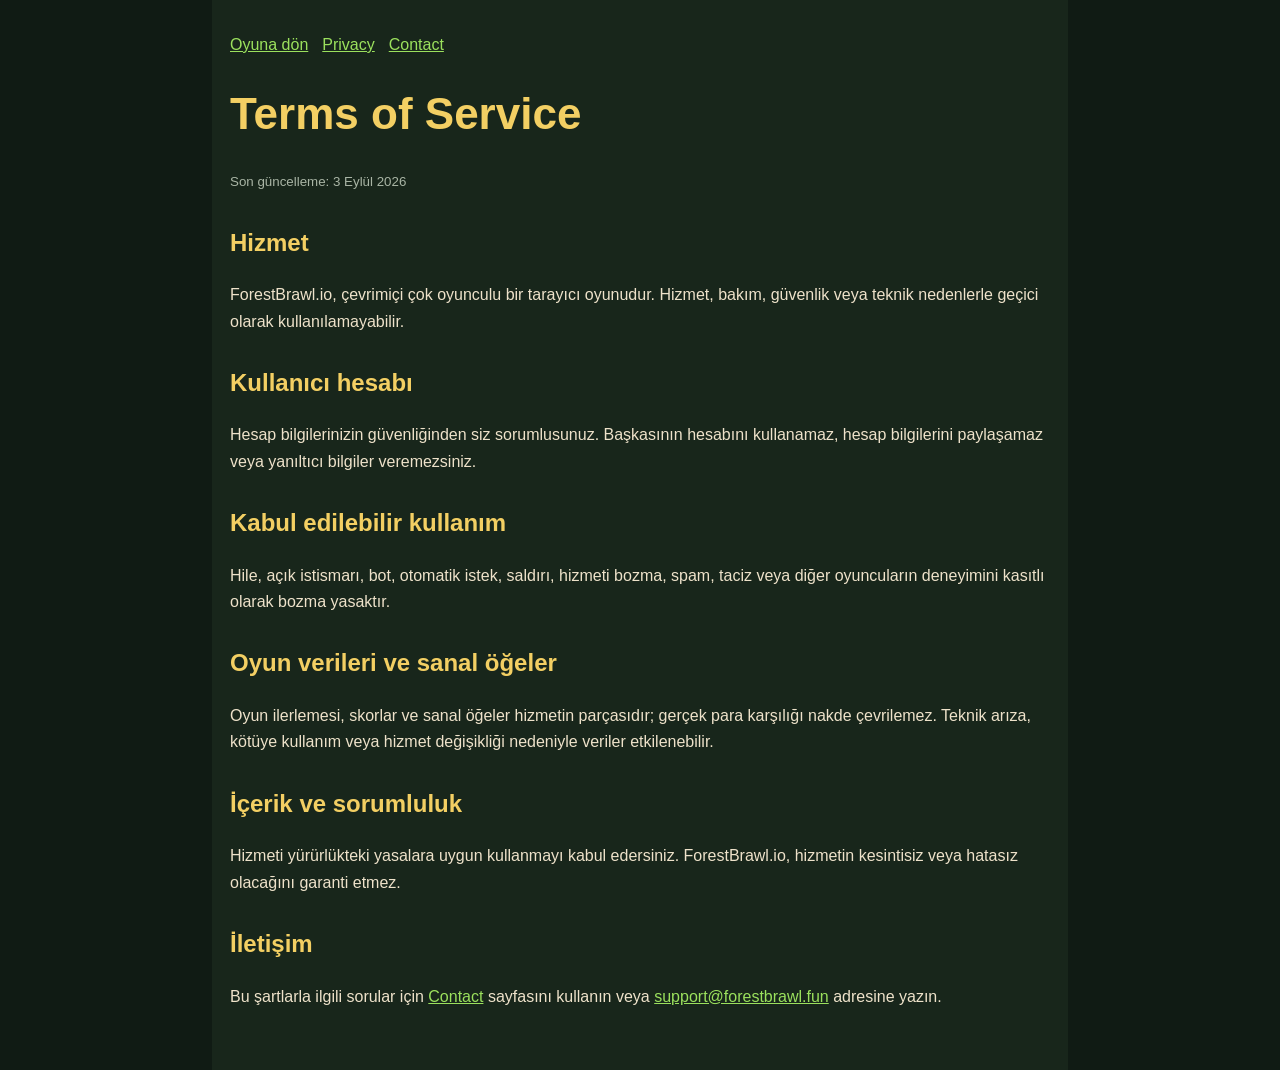
<file: Asd-main/Ah-main/game/terms.html>
<!doctype html>
<html lang="tr">
<head>
<meta charset="utf-8">
<meta name="viewport" content="width=device-width, initial-scale=1">
<title>Terms of Service | ForestBrawl.io</title>
<style>
:root{color-scheme:dark;background:#101b14;color:#eee2ca;font-family:Arial,sans-serif}body{max-width:820px;margin:0 auto;padding:32px 18px;line-height:1.65;background:#18261b}h1,h2{color:#f3cf63}h1{font-size:clamp(28px,6vw,44px);line-height:1.1}a{color:#9be15d}nav{display:flex;gap:14px;flex-wrap:wrap;margin-bottom:32px}small{color:#a9b5a5}section{margin:28px 0}strong{color:#fff}
</style>
</head>
<body>
<nav><a href="/game/">Oyuna dön</a><a href="/game/privacy.html">Privacy</a><a href="/game/contact.html">Contact</a></nav>
<h1>Terms of Service</h1>
<small>Son güncelleme: 3 Eylül 2026</small>
<section><h2>Hizmet</h2><p>ForestBrawl.io, çevrimiçi çok oyunculu bir tarayıcı oyunudur. Hizmet, bakım, güvenlik veya teknik nedenlerle geçici olarak kullanılamayabilir.</p></section>
<section><h2>Kullanıcı hesabı</h2><p>Hesap bilgilerinizin güvenliğinden siz sorumlusunuz. Başkasının hesabını kullanamaz, hesap bilgilerini paylaşamaz veya yanıltıcı bilgiler veremezsiniz.</p></section>
<section><h2>Kabul edilebilir kullanım</h2><p>Hile, açık istismarı, bot, otomatik istek, saldırı, hizmeti bozma, spam, taciz veya diğer oyuncuların deneyimini kasıtlı olarak bozma yasaktır.</p></section>
<section><h2>Oyun verileri ve sanal öğeler</h2><p>Oyun ilerlemesi, skorlar ve sanal öğeler hizmetin parçasıdır; gerçek para karşılığı nakde çevrilemez. Teknik arıza, kötüye kullanım veya hizmet değişikliği nedeniyle veriler etkilenebilir.</p></section>
<section><h2>İçerik ve sorumluluk</h2><p>Hizmeti yürürlükteki yasalara uygun kullanmayı kabul edersiniz. ForestBrawl.io, hizmetin kesintisiz veya hatasız olacağını garanti etmez.</p></section>
<section><h2>İletişim</h2><p>Bu şartlarla ilgili sorular için <a href="/game/contact.html">Contact</a> sayfasını kullanın veya <a href="mailto:support@forestbrawl.fun">support@forestbrawl.fun</a> adresine yazın.</p></section>
</body>
</html>
</file>
<file: Asd-main/Ah-main/game/admin/admin.css>
/* ═══════════════════════════════════════════════════════════════
   FORESTBRAWL OWNER & ADMIN COMMAND DECK — MASTER STYLESHEET
   Aesthetic: Mythic Emerald / Cyber-Obsidian Glassmorphism
   ═══════════════════════════════════════════════════════════════ */

:root {
  --bg-deep: #040907;
  --bg-panel: rgba(10, 24, 20, 0.82);
  --bg-panel-solid: #0b1a16;
  --bg-card: rgba(15, 34, 28, 0.75);
  --bg-card-hover: rgba(22, 48, 40, 0.85);
  --bg-input: rgba(6, 15, 12, 0.9);
  
  --border-subtle: rgba(16, 185, 129, 0.16);
  --border-focus: #10b981;
  --border-glow: rgba(16, 185, 129, 0.35);

  --text-main: #f1f7f4;
  --text-muted: #8ca398;
  --text-dim: #546a61;

  --emerald: #10b981;
  --emerald-light: #34d399;
  --emerald-glow: rgba(16, 185, 129, 0.35);

  --amber: #f59e0b;
  --amber-light: #fbbf24;
  --amber-glow: rgba(245, 158, 11, 0.35);

  --crimson: #f43f5e;
  --crimson-light: #fb7185;
  --crimson-glow: rgba(244, 63, 94, 0.35);

  --cyan: #06b6d4;
  --cyan-light: #38bdf8;
  --purple: #a855f7;

  --radius-sm: 8px;
  --radius-md: 14px;
  --radius-lg: 20px;
  --radius-full: 9999px;

  --font-heading: 'Outfit', -apple-system, BlinkMacSystemFont, sans-serif;
  --font-body: 'Plus Jakarta Sans', -apple-system, BlinkMacSystemFont, sans-serif;
  --font-mono: 'JetBrains Mono', monospace;

  --shadow-panel: 0 20px 50px rgba(0, 0, 0, 0.65), 0 0 1px 1px rgba(16, 185, 129, 0.12);
  --shadow-glow: 0 0 30px rgba(16, 185, 129, 0.18);
  --sidebar-w: 275px;
}

*, *::before, *::after {
  box-sizing: border-box;
  margin: 0;
  padding: 0;
}

html, body {
  min-height: 100vh;
  background-color: var(--bg-deep);
  color: var(--text-main);
  font-family: var(--font-body);
  font-size: 14px;
  line-height: 1.5;
  -webkit-font-smoothing: antialiased;
  overflow-x: hidden;
}

/* Background Ambient Lighting FX */
.ambient-fx {
  position: fixed;
  inset: 0;
  pointer-events: none;
  z-index: 0;
  overflow: hidden;
}
.glow-orb {
  position: absolute;
  border-radius: 50%;
  filter: blur(140px);
  opacity: 0.28;
}
.orb-emerald {
  width: 600px;
  height: 600px;
  top: -150px;
  right: 5%;
  background: radial-gradient(circle, var(--emerald) 0%, rgba(16, 185, 129, 0) 70%);
}
.orb-amber {
  width: 500px;
  height: 500px;
  bottom: -100px;
  left: 5%;
  background: radial-gradient(circle, var(--amber) 0%, rgba(245, 158, 11, 0) 70%);
  opacity: 0.18;
}
.grid-mesh {
  position: absolute;
  inset: 0;
  background-image: 
    linear-gradient(to right, rgba(16, 185, 129, 0.04) 1px, transparent 1px),
    linear-gradient(to bottom, rgba(16, 185, 129, 0.04) 1px, transparent 1px);
  background-size: 40px 40px;
  mask-image: radial-gradient(ellipse at 50% 50%, #000 30%, transparent 80%);
}

.hidden {
  display: none !important;
}

/* ═══════════════════════════════════════════════════════════════
   TOAST NOTIFICATION STACK
   ═══════════════════════════════════════════════════════════════ */
.toast-container {
  position: fixed;
  bottom: 24px;
  right: 24px;
  display: flex;
  flex-direction: column;
  gap: 10px;
  z-index: 99999;
  pointer-events: none;
}
.toast-msg {
  pointer-events: auto;
  min-width: 280px;
  max-width: 420px;
  padding: 12px 18px;
  border-radius: var(--radius-md);
  background: rgba(10, 24, 20, 0.95);
  backdrop-filter: blur(16px);
  border: 1px solid var(--border-focus);
  color: #fff;
  font-weight: 600;
  display: flex;
  align-items: center;
  gap: 12px;
  box-shadow: 0 10px 30px rgba(0,0,0,0.6), 0 0 20px var(--emerald-glow);
  transform: translateY(30px) scale(0.95);
  opacity: 0;
  transition: transform 0.3s cubic-bezier(0.16, 1, 0.3, 1), opacity 0.3s ease;
}
.toast-msg.show {
  transform: translateY(0) scale(1);
  opacity: 1;
}
.toast-msg.toast-error {
  border-color: var(--crimson);
  box-shadow: 0 10px 30px rgba(0,0,0,0.6), 0 0 20px var(--crimson-glow);
}
.toast-msg.toast-warning {
  border-color: var(--amber);
  box-shadow: 0 10px 30px rgba(0,0,0,0.6), 0 0 20px var(--amber-glow);
}
.toast-icon { font-size: 18px; }

/* ═══════════════════════════════════════════════════════════════
   1. LOGIN PORTAL
   ═══════════════════════════════════════════════════════════════ */
.login-view {
  position: relative;
  z-index: 1;
  min-height: 100vh;
  display: flex;
  align-items: center;
  justify-content: center;
  padding: 40px 24px;
}
.login-wrapper {
  width: 100%;
  max-width: 1120px;
  display: grid;
  grid-template-columns: 1.15fr 0.85fr;
  gap: 48px;
  align-items: center;
}
.hero-brand {
  display: flex;
  align-items: center;
  gap: 16px;
  margin-bottom: 24px;
}
.crest-icon {
  width: 64px;
  height: 64px;
  border-radius: var(--radius-md);
  background: linear-gradient(135deg, rgba(16, 185, 129, 0.25), rgba(245, 158, 11, 0.15));
  border: 1.5px solid var(--border-glow);
  display: flex;
  align-items: center;
  justify-content: center;
  font-size: 26px;
  box-shadow: 0 0 30px var(--emerald-glow);
}
.crest-icon span { font-size: 18px; margin-left: -6px; }
.hero-tag {
  font-family: var(--font-mono);
  font-size: 11px;
  letter-spacing: 0.15em;
  color: var(--emerald-light);
  font-weight: 700;
  margin-bottom: 4px;
}
.hero-title {
  font-family: var(--font-heading);
  font-size: clamp(34px, 4.5vw, 54px);
  font-weight: 800;
  line-height: 1.08;
  letter-spacing: -0.03em;
}
.hero-title em {
  color: var(--emerald-light);
  font-style: normal;
  text-shadow: 0 0 25px var(--emerald-glow);
}
.hero-desc {
  color: var(--text-muted);
  font-size: 15px;
  line-height: 1.65;
  margin-bottom: 32px;
  max-width: 520px;
}
.hero-features {
  display: flex;
  flex-direction: column;
  gap: 12px;
}
.feat-pill {
  display: inline-flex;
  align-items: center;
  gap: 10px;
  padding: 8px 14px;
  border-radius: var(--radius-full);
  background: rgba(16, 185, 129, 0.08);
  border: 1px solid var(--border-subtle);
  width: fit-content;
  font-size: 13px;
  font-weight: 600;
  color: var(--text-main);
}
.pill-dot {
  width: 8px;
  height: 8px;
  border-radius: 50%;
}
.pill-dot.green { background: var(--emerald); box-shadow: 0 0 8px var(--emerald); }
.pill-dot.amber { background: var(--amber); box-shadow: 0 0 8px var(--amber); }
.pill-dot.cyan { background: var(--cyan); box-shadow: 0 0 8px var(--cyan); }

/* Login Card */
.login-glass-card {
  background: var(--bg-panel);
  backdrop-filter: blur(24px);
  -webkit-backdrop-filter: blur(24px);
  border: 1.5px solid var(--border-subtle);
  border-radius: var(--radius-lg);
  padding: 38px 34px;
  box-shadow: var(--shadow-panel);
}
.card-brand {
  display: flex;
  align-items: center;
  gap: 14px;
  margin-bottom: 28px;
}
.brand-crest {
  width: 44px;
  height: 44px;
  border-radius: var(--radius-sm);
  background: linear-gradient(135deg, #0b221b, #051410);
  border: 1px solid var(--border-focus);
  display: flex;
  align-items: center;
  justify-content: center;
  font-family: var(--font-heading);
  font-size: 16px;
  font-weight: 800;
  color: var(--emerald);
  box-shadow: 0 0 15px var(--emerald-glow);
}
.brand-crest span { color: var(--amber); }
.card-brand h3 {
  font-family: var(--font-heading);
  font-size: 20px;
  font-weight: 800;
}
.card-brand p {
  color: var(--text-muted);
  font-size: 12px;
}

.input-group {
  margin-bottom: 20px;
}
.input-group label {
  display: block;
  font-family: var(--font-mono);
  font-size: 11px;
  font-weight: 700;
  letter-spacing: 0.08em;
  color: var(--text-muted);
  margin-bottom: 8px;
}
.input-wrap {
  position: relative;
  display: flex;
  align-items: center;
}
.input-icon {
  position: absolute;
  left: 14px;
  font-size: 15px;
  pointer-events: none;
  opacity: 0.7;
}
.input-wrap input {
  width: 100%;
  padding: 13px 14px 13px 42px;
  border-radius: var(--radius-sm);
  background: var(--bg-input);
  border: 1.5px solid var(--border-subtle);
  color: var(--text-main);
  font-family: inherit;
  font-size: 14px;
  font-weight: 600;
  outline: none;
  transition: border-color 0.2s ease, box-shadow 0.2s ease;
}
.input-wrap input:focus {
  border-color: var(--border-focus);
  box-shadow: 0 0 0 3px rgba(16, 185, 129, 0.15);
}
.toggle-pwd {
  position: absolute;
  right: 12px;
  background: transparent;
  border: none;
  cursor: pointer;
  padding: 4px;
  font-size: 14px;
  opacity: 0.6;
  transition: opacity 0.2s;
}
.toggle-pwd:hover { opacity: 1; }

.login-error {
  padding: 10px 14px;
  border-radius: var(--radius-sm);
  background: rgba(244, 63, 94, 0.15);
  border: 1px solid rgba(244, 63, 94, 0.35);
  color: var(--crimson-light);
  font-size: 12px;
  font-weight: 600;
  margin-bottom: 18px;
}

/* Primary Buttons */
.btn-primary {
  background: linear-gradient(135deg, var(--emerald), #059669);
  color: #04140d;
  font-family: var(--font-heading);
  font-size: 15px;
  font-weight: 800;
  border: none;
  border-radius: var(--radius-sm);
  padding: 13px 20px;
  cursor: pointer;
  display: inline-flex;
  align-items: center;
  justify-content: center;
  gap: 10px;
  box-shadow: 0 4px 18px rgba(16, 185, 129, 0.35);
  transition: transform 0.15s ease, box-shadow 0.15s ease, filter 0.15s ease;
}
.btn-primary:hover {
  transform: translateY(-2px);
  box-shadow: 0 6px 24px rgba(16, 185, 129, 0.5);
  filter: brightness(1.05);
}
.btn-primary:active { transform: translateY(0); }
.btn-block { width: 100%; }
.btn-arrow { font-size: 18px; transition: transform 0.2s; }
.btn-primary:hover .btn-arrow { transform: translateX(4px); }

.btn-secondary {
  border: 1px solid var(--border-subtle);
  background: rgba(15, 34, 28, 0.8);
  color: var(--text-main);
  border-radius: var(--radius-full);
  padding: 10px 16px;
  font-weight: 700;
  cursor: pointer;
  transition: all 0.2s ease;
}

.btn-secondary:hover {
  border-color: var(--border-focus);
  background: rgba(16, 185, 129, 0.14);
}

.card-footer-note {
  font-family: var(--font-mono);
  font-size: 11px;
  color: var(--text-dim);
  text-align: center;
  margin-top: 24px;
  line-height: 1.5;
}

/* ═══════════════════════════════════════════════════════════════
   2. MAIN APPLICATION WORKSPACE
   ═══════════════════════════════════════════════════════════════ */
.app-view {
  position: relative;
  z-index: 1;
  display: flex;
  min-height: 100vh;
}

/* Sidebar */
.sidebar {
  width: var(--sidebar-w);
  flex-shrink: 0;
  background: rgba(8, 20, 16, 0.9);
  backdrop-filter: blur(20px);
  -webkit-backdrop-filter: blur(20px);
  border-right: 1.5px solid var(--border-subtle);
  display: flex;
  flex-direction: column;
  padding: 24px 18px;
  position: sticky;
  top: 0;
  height: 100vh;
  overflow-y: auto;
}
.sidebar-header {
  padding-bottom: 22px;
  border-bottom: 1px solid var(--border-subtle);
  margin-bottom: 24px;
}
.side-brand {
  display: flex;
  align-items: center;
  gap: 12px;
}
.brand-text { display: flex; flex-direction: column; }
.brand-name {
  font-family: var(--font-heading);
  font-size: 15px;
  font-weight: 800;
  letter-spacing: 0.05em;
  color: var(--text-main);
}
.brand-sub {
  font-family: var(--font-mono);
  font-size: 9px;
  font-weight: 700;
  letter-spacing: 0.12em;
  color: var(--emerald-light);
}

.sidebar-nav {
  display: flex;
  flex-direction: column;
  gap: 6px;
  flex: 1;
}
.nav-section-title {
  font-family: var(--font-mono);
  font-size: 10px;
  font-weight: 800;
  color: var(--text-dim);
  letter-spacing: 0.15em;
  padding: 14px 12px 6px;
}
.nav-btn {
  display: flex;
  align-items: center;
  gap: 12px;
  padding: 11px 14px;
  border-radius: var(--radius-sm);
  background: transparent;
  border: 1px solid transparent;
  color: var(--text-muted);
  font-family: var(--font-body);
  font-size: 13px;
  font-weight: 600;
  text-align: left;
  cursor: pointer;
  transition: all 0.2s ease;
  position: relative;
}
.nav-btn:hover {
  background: rgba(16, 185, 129, 0.08);
  color: var(--text-main);
  border-color: rgba(16, 185, 129, 0.15);
}
.nav-btn.active {
  background: linear-gradient(90deg, rgba(16, 185, 129, 0.18), rgba(16, 185, 129, 0.05));
  color: #fff;
  border-color: var(--border-glow);
  box-shadow: inset 3px 0 0 var(--emerald);
  font-weight: 700;
}
.nav-icon { font-size: 16px; width: 20px; text-align: center; }
.nav-label { flex: 1; }
.nav-badge {
  background: var(--emerald);
  color: #04140d;
  font-family: var(--font-mono);
  font-size: 10px;
  font-weight: 800;
  padding: 2px 7px;
  border-radius: var(--radius-full);
}

.sidebar-footer {
  padding-top: 18px;
  border-top: 1px solid var(--border-subtle);
  display: flex;
  align-items: center;
  justify-content: space-between;
  gap: 10px;
}
.owner-profile-card {
  display: flex;
  align-items: center;
  gap: 10px;
  min-width: 0;
}
.owner-avatar {
  width: 34px;
  height: 34px;
  border-radius: 50%;
  background: var(--emerald);
  color: #04140d;
  display: flex;
  align-items: center;
  justify-content: center;
  font-family: var(--font-heading);
  font-size: 14px;
  font-weight: 800;
  flex-shrink: 0;
}
.owner-info { min-width: 0; }
.owner-name {
  font-size: 12px;
  font-weight: 700;
  color: #fff;
  white-space: nowrap;
  overflow: hidden;
  text-overflow: ellipsis;
}
.owner-role {
  font-family: var(--font-mono);
  font-size: 9px;
  color: var(--emerald-light);
}
.btn-logout {
  background: rgba(244, 63, 94, 0.12);
  border: 1px solid rgba(244, 63, 94, 0.25);
  color: var(--crimson-light);
  font-size: 11px;
  font-weight: 700;
  padding: 6px 10px;
  border-radius: var(--radius-sm);
  cursor: pointer;
  display: flex;
  align-items: center;
  gap: 4px;
  transition: all 0.2s ease;
}
.btn-logout:hover {
  background: rgba(244, 63, 94, 0.25);
  border-color: var(--crimson);
}

/* Workspace Content Area */
.workspace {
  flex: 1;
  min-width: 0;
  padding: 28px 36px 60px;
  display: flex;
  flex-direction: column;
  gap: 26px;
}

/* Topbar */
.topbar {
  display: flex;
  align-items: center;
  justify-content: space-between;
  gap: 20px;
  padding-bottom: 20px;
  border-bottom: 1px solid var(--border-subtle);
}
.breadcrumbs {
  display: flex;
  align-items: center;
  gap: 8px;
  font-family: var(--font-mono);
  font-size: 11px;
  color: var(--text-dim);
  font-weight: 600;
  margin-bottom: 4px;
}
.bc-active { color: var(--emerald-light); }
.view-heading {
  font-family: var(--font-heading);
  font-size: 26px;
  font-weight: 800;
  letter-spacing: -0.02em;
}

.topbar-right {
  display: flex;
  align-items: center;
  gap: 10px;
}
.hud-pill {
  display: inline-flex;
  align-items: center;
  gap: 8px;
  padding: 8px 14px;
  border-radius: var(--radius-full);
  background: var(--bg-card);
  border: 1px solid var(--border-subtle);
  font-family: var(--font-mono);
  font-size: 11px;
  font-weight: 700;
  color: var(--text-muted);
}
.pulse-indicator {
  width: 8px;
  height: 8px;
  border-radius: 50%;
  background: var(--emerald);
  box-shadow: 0 0 10px var(--emerald);
  animation: pulseAnim 1.6s ease-in-out infinite alternate;
}
@keyframes pulseAnim {
  0% { opacity: 0.5; transform: scale(0.85); }
  100% { opacity: 1; transform: scale(1.2); box-shadow: 0 0 15px var(--emerald); }
}

.btn-icon {
  width: 38px;
  height: 38px;
  border-radius: var(--radius-sm);
  background: var(--bg-card);
  border: 1px solid var(--border-subtle);
  color: var(--text-main);
  display: inline-flex;
  align-items: center;
  justify-content: center;
  cursor: pointer;
  font-size: 15px;
  transition: all 0.2s ease;
}
.btn-icon:hover {
  background: var(--bg-card-hover);
  border-color: var(--border-focus);
}
.btn-refresh:hover .refresh-icon {
  transform: rotate(180deg);
}
.refresh-icon {
  display: inline-block;
  transition: transform 0.4s ease;
}

/* ═══════════════════════════════════════════════════════════════
   GENERIC PANEL CARDS
   ═══════════════════════════════════════════════════════════════ */
.panel-card {
  background: var(--bg-panel);
  backdrop-filter: blur(20px);
  -webkit-backdrop-filter: blur(20px);
  border: 1.5px solid var(--border-subtle);
  border-radius: var(--radius-md);
  padding: 24px;
  box-shadow: var(--shadow-panel);
}
.card-head {
  display: flex;
  align-items: flex-start;
  justify-content: space-between;
  gap: 16px;
  margin-bottom: 20px;
}
.card-eyebrow {
  display: block;
  font-family: var(--font-mono);
  font-size: 10px;
  font-weight: 700;
  letter-spacing: 0.12em;
  color: var(--emerald-light);
  margin-bottom: 4px;
}
.card-title {
  font-family: var(--font-heading);
  font-size: 18px;
  font-weight: 800;
  color: #fff;
}
.badge-tag {
  display: inline-flex;
  align-items: center;
  padding: 4px 10px;
  border-radius: var(--radius-full);
  font-family: var(--font-mono);
  font-size: 10px;
  font-weight: 800;
  letter-spacing: 0.06em;
}
.live-tag {
  background: rgba(16, 185, 129, 0.15);
  border: 1px solid var(--border-focus);
  color: var(--emerald-light);
}
.green-tag {
  background: rgba(16, 185, 129, 0.15);
  border: 1px solid rgba(16, 185, 129, 0.3);
  color: var(--emerald-light);
}
.purple-tag {
  background: rgba(168, 85, 247, 0.15);
  border: 1px solid rgba(168, 85, 247, 0.3);
  color: #c084fc;
}
.emerald-tag {
  background: rgba(16, 185, 129, 0.15);
  border: 1px solid rgba(16, 185, 129, 0.3);
  color: var(--emerald);
}

/* ═══════════════════════════════════════════════════════════════
   TAB 1: OVERVIEW HUD
   ═══════════════════════════════════════════════════════════════ */
.command-hero-card {
  background: linear-gradient(135deg, rgba(16, 185, 129, 0.14) 0%, rgba(10, 24, 20, 0.88) 60%, rgba(245, 158, 11, 0.08) 100%);
  border: 1.5px solid var(--border-glow);
  border-radius: var(--radius-md);
  padding: 26px 30px;
  display: flex;
  align-items: center;
  justify-content: space-between;
  gap: 28px;
  box-shadow: 0 16px 40px rgba(0, 0, 0, 0.5), 0 0 25px rgba(16, 185, 129, 0.15);
  margin-bottom: 24px;
}
.hero-left { max-width: 540px; }
.hero-eyebrow {
  font-family: var(--font-mono);
  font-size: 10px;
  font-weight: 800;
  letter-spacing: 0.15em;
  color: var(--emerald-light);
  margin-bottom: 4px;
}
.hero-headline {
  font-family: var(--font-heading);
  font-size: 24px;
  font-weight: 800;
  line-height: 1.2;
  margin-bottom: 6px;
}
.hero-subtext {
  color: var(--text-muted);
  font-size: 13px;
}
.quick-action-bar {
  display: flex;
  align-items: center;
  gap: 16px;
}
.quick-toggle-group {
  display: flex;
  gap: 12px;
}
.switch-card {
  display: flex;
  align-items: center;
  gap: 14px;
  padding: 10px 16px;
  border-radius: var(--radius-sm);
  background: rgba(6, 15, 12, 0.85);
  border: 1px solid var(--border-subtle);
  cursor: pointer;
  user-select: none;
  transition: border-color 0.2s;
}
.switch-card:hover { border-color: var(--border-glow); }
.switch-info { display: flex; flex-direction: column; }
.switch-title { font-size: 12px; font-weight: 700; color: #fff; }
.switch-status { font-family: var(--font-mono); font-size: 10px; color: var(--text-dim); }
.switch-card input { display: none; }

.switch-slider {
  width: 40px;
  height: 22px;
  border-radius: var(--radius-full);
  background: #1c2b26;
  position: relative;
  transition: background-color 0.25s ease;
  flex-shrink: 0;
}
.switch-slider::after {
  content: '';
  position: absolute;
  top: 3px;
  left: 3px;
  width: 16px;
  height: 16px;
  border-radius: 50%;
  background: #8ca398;
  transition: transform 0.25s cubic-bezier(0.175, 0.885, 0.32, 1.275), background 0.25s;
}
.switch-card input:checked + .switch-slider.emerald-accent {
  background: var(--emerald);
}
.switch-card input:checked + .switch-slider.emerald-accent::after {
  transform: translateX(18px);
  background: #04140d;
}
.switch-card input:checked + .switch-slider.red-accent {
  background: var(--crimson);
}
.switch-card input:checked + .switch-slider.red-accent::after {
  transform: translateX(18px);
  background: #fff;
}

.btn-hero-action {
  background: linear-gradient(135deg, var(--amber), #d97706);
  color: #1a0e02;
  font-family: var(--font-heading);
  font-size: 14px;
  font-weight: 800;
  border: none;
  border-radius: var(--radius-sm);
  padding: 13px 18px;
  cursor: pointer;
  display: inline-flex;
  align-items: center;
  gap: 8px;
  box-shadow: 0 4px 16px var(--amber-glow);
  transition: all 0.2s ease;
}
.btn-hero-action:hover {
  transform: translateY(-2px);
  box-shadow: 0 6px 22px rgba(245, 158, 11, 0.5);
}

/* Telemetry Grid */
.telemetry-grid {
  display: grid;
  grid-template-columns: repeat(5, 1fr);
  gap: 16px;
  margin-bottom: 24px;
}
.tele-card {
  background: var(--bg-panel);
  border: 1.5px solid var(--border-subtle);
  border-radius: var(--radius-md);
  padding: 18px 20px;
  display: flex;
  flex-direction: column;
  justify-content: space-between;
  box-shadow: var(--shadow-panel);
  transition: transform 0.2s ease, border-color 0.2s ease;
}
.tele-card:hover {
  transform: translateY(-3px);
  border-color: var(--border-glow);
}
.tele-top {
  display: flex;
  align-items: center;
  justify-content: space-between;
  margin-bottom: 12px;
}
.tele-label {
  font-family: var(--font-mono);
  font-size: 10px;
  font-weight: 700;
  letter-spacing: 0.08em;
  color: var(--text-muted);
}
.tele-icon { font-size: 18px; opacity: 0.8; }
.tele-number {
  font-family: var(--font-heading);
  font-size: 36px;
  font-weight: 900;
  letter-spacing: -0.04em;
  line-height: 1;
  color: #fff;
  margin-bottom: 12px;
}
.tele-foot {
  display: flex;
  align-items: center;
  justify-content: space-between;
  font-size: 11px;
}
.foot-badge {
  font-family: var(--font-mono);
  font-size: 10px;
  font-weight: 700;
}
.foot-badge.green { color: var(--emerald-light); }
.foot-badge.amber { color: var(--amber-light); }
.foot-badge.cyan { color: var(--cyan-light); }
.foot-badge.purple { color: #c084fc; }
.foot-badge.blue { color: #60a5fa; }
.foot-detail { color: var(--text-dim); }

/* Dashboard Split Grid */
.dashboard-split-grid {
  display: grid;
  grid-template-columns: 1.25fr 0.75fr;
  gap: 20px;
}

/* Quick Broadcast Form */
.category-pills {
  display: flex;
  gap: 8px;
  flex-wrap: wrap;
  margin-bottom: 16px;
}
.cat-pill {
  background: var(--bg-input);
  border: 1px solid var(--border-subtle);
  color: var(--text-muted);
  font-size: 12px;
  font-weight: 700;
  padding: 6px 12px;
  border-radius: var(--radius-full);
  cursor: pointer;
  transition: all 0.2s ease;
}
.cat-pill:hover {
  background: rgba(16, 185, 129, 0.1);
  color: #fff;
}
.cat-pill.active {
  background: var(--emerald);
  color: #04140d;
  border-color: var(--emerald);
  box-shadow: 0 0 12px var(--emerald-glow);
}

.custom-input, .custom-textarea, .custom-select {
  width: 100%;
  padding: 12px 14px;
  border-radius: var(--radius-sm);
  background: var(--bg-input);
  border: 1.5px solid var(--border-subtle);
  color: var(--text-main);
  font-family: inherit;
  font-size: 13px;
  outline: none;
  transition: border-color 0.2s ease, box-shadow 0.2s ease;
}
.custom-textarea { resize: vertical; line-height: 1.5; }
.custom-input:focus, .custom-textarea:focus, .custom-select:focus {
  border-color: var(--border-focus);
  box-shadow: 0 0 0 3px rgba(16, 185, 129, 0.15);
}
.char-counter {
  font-family: var(--font-mono);
  font-size: 11px;
  color: var(--text-dim);
  text-align: right;
  margin-top: 6px;
}

/* Live Simulation Box */
.in-game-preview-box {
  margin: 16px 0;
  padding: 14px;
  border-radius: var(--radius-sm);
  background: rgba(4, 9, 7, 0.85);
  border: 1px dashed rgba(16, 185, 129, 0.25);
}
.preview-label {
  font-family: var(--font-mono);
  font-size: 10px;
  font-weight: 800;
  color: var(--emerald-light);
  margin-bottom: 10px;
  letter-spacing: 0.08em;
}

/* Simulated Banner inside Panel */
.preview-banner {
  border-radius: 14px;
  padding: 12px 16px;
  background: rgba(8, 20, 16, 0.95);
  backdrop-filter: blur(12px);
  border: 1.5px solid rgba(16, 185, 129, 0.5);
  box-shadow: 0 10px 30px rgba(0, 0, 0, 0.7), 0 0 25px rgba(16, 185, 129, 0.2);
  display: flex;
  align-items: center;
  gap: 14px;
  transition: all 0.3s ease;
}
.preview-level-warning {
  border-color: rgba(239, 68, 68, 0.65);
  box-shadow: 0 10px 30px rgba(0, 0, 0, 0.7), 0 0 25px rgba(239, 68, 68, 0.25);
  background: rgba(24, 8, 8, 0.95);
}
.preview-level-event {
  border-color: rgba(245, 158, 11, 0.65);
  box-shadow: 0 10px 30px rgba(0, 0, 0, 0.7), 0 0 25px rgba(245, 158, 11, 0.25);
  background: rgba(24, 16, 6, 0.95);
}
.preview-level-reward {
  border-color: rgba(234, 179, 8, 0.75);
  box-shadow: 0 10px 30px rgba(0, 0, 0, 0.7), 0 0 30px rgba(234, 179, 8, 0.3);
  background: rgba(22, 19, 7, 0.95);
}
.preview-badge {
  display: flex;
  flex-direction: column;
  align-items: center;
  justify-content: center;
  background: rgba(16, 185, 129, 0.18);
  border: 1px solid rgba(16, 185, 129, 0.35);
  border-radius: 10px;
  padding: 4px 10px;
  min-width: 60px;
  flex-shrink: 0;
}
.preview-level-warning .preview-badge {
  background: rgba(239, 68, 68, 0.2);
  border-color: rgba(239, 68, 68, 0.4);
}
.preview-level-event .preview-badge, .preview-level-reward .preview-badge {
  background: rgba(245, 158, 11, 0.2);
  border-color: rgba(245, 158, 11, 0.4);
}
.preview-badge span:first-child { font-size: 20px; line-height: 1; }
.preview-badge span:last-child {
  font-family: var(--font-mono);
  font-size: 8px;
  font-weight: 800;
  letter-spacing: 0.1em;
  color: var(--emerald-light);
  margin-top: 2px;
}
.preview-level-warning .preview-badge span:last-child { color: var(--crimson-light); }
.preview-level-event .preview-badge span:last-child { color: var(--amber-light); }
.preview-level-reward .preview-badge span:last-child { color: #facc15; }
.preview-body { flex: 1; min-width: 0; }
.preview-title {
  font-family: var(--font-heading);
  font-size: 10px;
  font-weight: 800;
  letter-spacing: 0.08em;
  color: #94a3b8;
  margin-bottom: 2px;
}
.preview-message {
  font-size: 13px;
  font-weight: 700;
  color: #fff;
  line-height: 1.4;
  word-break: break-word;
}

.quick-broadcast-foot {
  display: flex;
  align-items: center;
  justify-content: flex-end;
  gap: 12px;
  margin-top: 14px;
}
.btn-secondary {
  background: var(--bg-card);
  border: 1px solid var(--border-subtle);
  color: var(--text-muted);
  font-size: 13px;
  font-weight: 700;
  padding: 10px 16px;
  border-radius: var(--radius-sm);
  cursor: pointer;
  transition: all 0.2s ease;
}
.btn-secondary:hover {
  background: var(--bg-card-hover);
  color: #fff;
  border-color: var(--border-glow);
}

/* System Status List */
.system-status-list {
  display: flex;
  flex-direction: column;
  gap: 10px;
  margin-bottom: 24px;
}
.status-row {
  display: flex;
  align-items: center;
  justify-content: space-between;
  padding: 8px 12px;
  border-radius: var(--radius-sm);
  background: var(--bg-input);
  border: 1px solid var(--border-subtle);
}
.status-key { font-size: 12px; color: var(--text-muted); }
.status-val { font-family: var(--font-mono); font-size: 11px; font-weight: 700; }
.green-text { color: var(--emerald-light); }
.amber-text { color: var(--amber-light); }

.recent-audit-subhead {
  font-family: var(--font-mono);
  font-size: 10px;
  font-weight: 800;
  letter-spacing: 0.12em;
  color: var(--text-dim);
  margin-bottom: 12px;
}
.quick-audit-feed {
  display: flex;
  flex-direction: column;
  gap: 8px;
  max-height: 240px;
  overflow-y: auto;
}
.audit-chip {
  padding: 9px 12px;
  border-radius: var(--radius-sm);
  background: var(--bg-input);
  border: 1px solid var(--border-subtle);
  display: flex;
  align-items: center;
  justify-content: space-between;
  font-size: 11px;
}
.audit-chip b { color: var(--emerald-light); }
.audit-chip time { font-family: var(--font-mono); font-size: 10px; color: var(--text-dim); }

/* ═══════════════════════════════════════════════════════════════
   TABLES: PLAYERS & USERS
   ═══════════════════════════════════════════════════════════════ */
.toolbar-row {
  display: flex;
  align-items: center;
  justify-content: space-between;
  gap: 16px;
  margin-bottom: 18px;
}
.search-box {
  position: relative;
  max-width: 380px;
  width: 100%;
}
.search-icon {
  position: absolute;
  left: 12px;
  top: 50%;
  transform: translateY(-50%);
  opacity: 0.6;
}
.search-input { padding-left: 38px; }

.table-panel { padding: 0; overflow: hidden; }
.table-responsive { overflow-x: auto; }
.modern-table {
  width: 100%;
  border-collapse: collapse;
  text-align: left;
}
.modern-table th {
  background: rgba(6, 15, 12, 0.95);
  font-family: var(--font-mono);
  font-size: 10px;
  font-weight: 800;
  letter-spacing: 0.1em;
  color: var(--text-dim);
  padding: 14px 18px;
  border-bottom: 1.5px solid var(--border-subtle);
}
.modern-table td {
  padding: 14px 18px;
  border-bottom: 1px solid rgba(16, 185, 129, 0.08);
  font-size: 13px;
  color: var(--text-main);
  vertical-align: middle;
}
.modern-table tr:hover td {
  background: rgba(16, 185, 129, 0.04);
}
.player-cell {
  display: flex;
  align-items: center;
  gap: 12px;
}
.player-avatar {
  width: 32px;
  height: 32px;
  border-radius: 50%;
  background: #132b24;
  border: 1px solid var(--border-glow);
  display: flex;
  align-items: center;
  justify-content: center;
  font-size: 16px;
  flex-shrink: 0;
}
.player-name-wrap { display: flex; flex-direction: column; }
.p-name { font-weight: 800; color: #fff; }
.p-id { font-family: var(--font-mono); font-size: 10px; color: var(--text-dim); }

.hp-bar-wrap {
  width: 110px;
  height: 8px;
  border-radius: var(--radius-full);
  background: rgba(255,255,255,0.1);
  overflow: hidden;
  margin-top: 4px;
}
.hp-bar-fill {
  height: 100%;
  border-radius: var(--radius-full);
  background: linear-gradient(90deg, var(--emerald), var(--emerald-light));
  transition: width 0.3s;
}
.hp-bar-fill.low { background: linear-gradient(90deg, var(--crimson), #ef4444); }

.pill-state {
  display: inline-flex;
  align-items: center;
  gap: 6px;
  padding: 3px 8px;
  border-radius: var(--radius-full);
  font-family: var(--font-mono);
  font-size: 10px;
  font-weight: 700;
}
.pill-state.active { background: rgba(16, 185, 129, 0.15); color: var(--emerald-light); }
.pill-state.frozen { background: rgba(6, 182, 212, 0.2); color: var(--cyan-light); }

.actions-cell {
  display: flex;
  align-items: center;
  justify-content: flex-end;
  gap: 6px;
}
.btn-action-pill {
  padding: 6px 12px;
  border-radius: var(--radius-sm);
  background: rgba(16, 185, 129, 0.1);
  border: 1px solid rgba(16, 185, 129, 0.3);
  color: var(--text-main);
  font-size: 11px;
  font-weight: 700;
  cursor: pointer;
  transition: all 0.2s;
  display: inline-flex;
  align-items: center;
  gap: 5px;
}
.btn-action-pill:hover {
  background: var(--emerald);
  color: #04140d;
}
.btn-action-pill.danger {
  background: rgba(244, 63, 94, 0.12);
  border-color: rgba(244, 63, 94, 0.3);
  color: var(--crimson-light);
}
.btn-action-pill.danger:hover {
  background: var(--crimson);
  color: #fff;
}

/* ═══════════════════════════════════════════════════════════════
   TAB 3: BROADCAST STUDIO
   ═══════════════════════════════════════════════════════════════ */
.broadcast-studio-grid {
  display: grid;
  grid-template-columns: 1.15fr 0.85fr;
  gap: 24px;
}
.broadcast-presets-section {
  margin-bottom: 22px;
}
.preset-title {
  display: block;
  font-family: var(--font-mono);
  font-size: 10px;
  font-weight: 800;
  color: var(--emerald-light);
  letter-spacing: 0.1em;
  margin-bottom: 10px;
}
.preset-chips {
  display: flex;
  flex-wrap: wrap;
  gap: 8px;
}
.preset-chip {
  padding: 7px 12px;
  border-radius: var(--radius-full);
  background: var(--bg-card);
  border: 1px solid var(--border-subtle);
  color: var(--text-muted);
  font-size: 12px;
  font-weight: 700;
  cursor: pointer;
  transition: all 0.2s ease;
}
.preset-chip:hover {
  background: rgba(16, 185, 129, 0.15);
  color: #fff;
  border-color: var(--border-focus);
}

.form-row.two-cols {
  display: grid;
  grid-template-columns: 1fr 1fr;
  gap: 16px;
}
.studio-buttons {
  display: flex;
  align-items: center;
  justify-content: space-between;
  gap: 16px;
  margin-top: 14px;
}
.btn-danger-outline {
  background: transparent;
  border: 1.5px solid rgba(244, 63, 94, 0.4);
  color: var(--crimson-light);
  font-weight: 700;
  padding: 12px 18px;
  border-radius: var(--radius-sm);
  cursor: pointer;
  transition: all 0.2s ease;
}
.btn-danger-outline:hover {
  background: var(--crimson);
  color: #fff;
}
.btn-large {
  padding: 13px 26px;
  font-size: 15px;
}

/* Studio Mockup Box */
.mockup-game-viewport {
  position: relative;
  height: 220px;
  border-radius: var(--radius-sm);
  background: radial-gradient(circle at center, #1b382b 0%, #0d2018 70%);
  border: 1.5px solid rgba(16, 185, 129, 0.3);
  overflow: hidden;
  display: flex;
  align-items: flex-start;
  justify-content: center;
  padding: 20px;
}
.mockup-canvas-bg {
  position: absolute;
  inset: 0;
  pointer-events: none;
  display: flex;
  align-items: center;
  justify-content: center;
  font-size: 28px;
  opacity: 0.35;
}
.mockup-player-tag {
  position: absolute;
  bottom: 24px;
  left: 50%;
  transform: translateX(-50%);
  font-size: 12px;
  font-weight: 800;
  color: #fff;
  background: rgba(0,0,0,0.6);
  padding: 4px 10px;
  border-radius: var(--radius-full);
}
.mockup-tree { position: absolute; left: 24px; bottom: 30px; font-size: 34px; }
.mockup-rock { position: absolute; right: 28px; bottom: 30px; font-size: 28px; }

.mockup-killfeed-preview {
  margin: 18px 0;
  padding: 12px 16px;
  border-radius: var(--radius-sm);
  background: var(--bg-input);
  border: 1px solid var(--border-subtle);
}
.kf-title {
  font-family: var(--font-mono);
  font-size: 10px;
  color: var(--text-dim);
  margin-bottom: 6px;
}
.mockup-kf-item {
  font-size: 13px;
  font-weight: 700;
  color: #fff;
}
.studio-notes {
  font-size: 12px;
  color: var(--text-muted);
  line-height: 1.6;
}

/* ═══════════════════════════════════════════════════════════════
   TAB 4: WORLD CONFIGURATION SLIDERS
   ═══════════════════════════════════════════════════════════════ */
.world-config-grid {
  display: flex;
  flex-direction: column;
  gap: 20px;
}
.config-item-box {
  display: flex;
  align-items: center;
  justify-content: space-between;
  padding: 18px 22px;
  border-radius: var(--radius-sm);
  background: var(--bg-card);
  border: 1px solid var(--border-subtle);
}
.item-head {
  display: flex;
  align-items: center;
  gap: 16px;
}
.item-icon {
  width: 44px;
  height: 44px;
  border-radius: var(--radius-sm);
  display: flex;
  align-items: center;
  justify-content: center;
  font-size: 22px;
}
.item-icon.red-bg { background: rgba(244, 63, 94, 0.2); }
.item-icon.emerald-bg { background: rgba(16, 185, 129, 0.2); }
.item-name { font-size: 15px; font-weight: 800; color: #fff; }
.item-desc { font-size: 12px; color: var(--text-muted); margin-top: 2px; }

.switch-control {
  position: relative;
  display: inline-block;
  width: 52px;
  height: 28px;
  cursor: pointer;
}
.switch-control input { display: none; }
.switch-track {
  position: absolute;
  inset: 0;
  border-radius: var(--radius-full);
  background: #1b2924;
  transition: 0.25s ease;
}
.switch-track::after {
  content: '';
  position: absolute;
  top: 3px;
  left: 3px;
  width: 22px;
  height: 22px;
  border-radius: 50%;
  background: #8ca398;
  transition: 0.25s cubic-bezier(0.175, 0.885, 0.32, 1.275);
}
.switch-control input:checked + .switch-track.emerald-accent {
  background: var(--emerald);
}
.switch-control input:checked + .switch-track.emerald-accent::after {
  transform: translateX(24px);
  background: #04140d;
}
.switch-control input:checked + .switch-track.red-accent {
  background: var(--crimson);
}
.switch-control input:checked + .switch-track.red-accent::after {
  transform: translateX(24px);
  background: #fff;
}

.config-slider-box {
  padding: 20px 22px;
  border-radius: var(--radius-sm);
  background: var(--bg-card);
  border: 1px solid var(--border-subtle);
}
.slider-head {
  display: flex;
  align-items: center;
  justify-content: space-between;
  margin-bottom: 16px;
}
.slider-val-badge {
  font-family: var(--font-mono);
  font-size: 15px;
  font-weight: 800;
  color: var(--emerald);
  background: rgba(16, 185, 129, 0.15);
  border: 1px solid var(--border-focus);
  padding: 4px 12px;
  border-radius: var(--radius-full);
}
.custom-range {
  width: 100%;
  accent-color: var(--emerald);
  height: 6px;
  border-radius: var(--radius-full);
  cursor: pointer;
}
.range-markers {
  display: flex;
  justify-content: space-between;
  font-family: var(--font-mono);
  font-size: 10px;
  color: var(--text-dim);
  margin-top: 8px;
}

.layout-editor-panel {
  margin-top: 24px;
  padding: 20px;
  border-radius: var(--radius-md);
  background: rgba(10, 24, 20, 0.7);
  border: 1px solid var(--border-subtle);
  transition: all 0.25s ease;
}

.layout-editor-panel.is-fullscreen {
  position: fixed;
  inset: 20px;
  z-index: 1200;
  padding: 18px;
  background: rgba(4, 14, 11, 0.96);
  backdrop-filter: blur(22px);
  box-shadow: 0 40px 90px rgba(0, 0, 0, 0.7);
  border-color: rgba(16, 185, 129, 0.45);
}

body.layout-editor-fullscreen {
  overflow: hidden;
}

.compact-head {
  margin-bottom: 16px;
}

.layout-editor-header {
  display: flex;
  align-items: center;
  gap: 16px;
  justify-content: space-between;
}

.layout-editor-actions {
  display: flex;
  align-items: center;
  gap: 10px;
  flex-wrap: wrap;
}

.layout-editor-mode-switch {
  display: inline-flex;
  align-items: center;
  gap: 6px;
  padding: 4px;
  border-radius: 999px;
  border: 1px solid rgba(16, 185, 129, 0.24);
  background: rgba(7, 16, 12, 0.8);
}

.mode-btn {
  border: none;
  border-radius: 999px;
  background: transparent;
  color: var(--text-muted);
  font-family: var(--font-mono);
  font-size: 10px;
  font-weight: 800;
  letter-spacing: 0.08em;
  text-transform: uppercase;
  padding: 7px 12px;
  cursor: pointer;
  transition: all 0.2s ease;
}

.mode-btn.active {
  background: linear-gradient(135deg, rgba(16, 185, 129, 0.24), rgba(59, 130, 246, 0.18));
  color: #fff;
  box-shadow: inset 0 0 0 1px rgba(16, 185, 129, 0.45);
}

.layout-editor-status {
  display: inline-flex;
  align-items: center;
  gap: 8px;
  padding: 7px 12px;
  border-radius: 999px;
  border: 1px solid rgba(16, 185, 129, 0.4);
  background: rgba(16, 185, 129, 0.08);
  color: var(--emerald-light);
  font-size: 11px;
  font-weight: 800;
  letter-spacing: 0.08em;
  text-transform: uppercase;
}

.status-dot {
  width: 9px;
  height: 9px;
  border-radius: 50%;
  background: var(--emerald);
  box-shadow: 0 0 10px rgba(16, 185, 129, 0.9);
  animation: pulseDot 1.3s ease-in-out infinite;
}

@keyframes pulseDot {
  0%, 100% { transform: scale(1); opacity: 1; }
  50% { transform: scale(1.3); opacity: 0.72; }
}

.layout-editor-preview-bar {
  display: flex;
  align-items: center;
  gap: 8px;
  flex-wrap: wrap;
  margin: 10px 0 18px;
  color: var(--text-muted);
  font-size: 10px;
  font-weight: 800;
  letter-spacing: 0.08em;
  text-transform: uppercase;
}

.layout-editor-preview-bar span {
  padding: 6px 10px;
  border-radius: 999px;
  border: 1px solid rgba(16, 185, 129, 0.14);
  background: rgba(16, 185, 129, 0.05);
}

.layout-editor-viewport {
  position: relative;
  width: 100%;
  min-height: 300px;
  border-radius: 18px;
  border: 1px solid rgba(16, 185, 129, 0.35);
  background:
    linear-gradient(rgba(16, 185, 129, 0.04), rgba(16, 185, 129, 0.04)),
    linear-gradient(90deg, rgba(16, 185, 129, 0.06) 1px, transparent 1px),
    linear-gradient(rgba(16, 185, 129, 0.06) 1px, transparent 1px),
    #07120d;
  background-size: auto, 24px 24px, 24px 24px, auto;
  overflow: hidden;
  transition: all 0.2s ease;
}

.layout-editor-panel.is-fullscreen .layout-editor-viewport {
  min-height: calc(100vh - 220px);
}

.layout-editor-item {
  position: absolute;
  display: flex;
  align-items: center;
  justify-content: center;
  border: 2px solid rgba(255,255,255,0.45);
  border-radius: 12px;
  box-shadow: 0 10px 20px rgba(0,0,0,0.25);
  color: white;
  font-family: var(--font-mono);
  font-size: 10px;
  font-weight: 800;
  letter-spacing: 0.06em;
  text-transform: lowercase;
  user-select: none;
  touch-action: none;
  padding: 8px;
  min-width: 64px;
  min-height: 32px;
}

.layout-editor-resize-handle {
  position: absolute;
  right: 6px;
  bottom: 6px;
  width: 14px;
  height: 14px;
  border-radius: 4px;
  background: rgba(255, 255, 255, 0.9);
  border: 2px solid rgba(15, 118, 110, 0.8);
  box-shadow: 0 0 0 2px rgba(8, 20, 16, 0.6);
  cursor: nwse-resize;
  pointer-events: auto;
}

.layout-editor-label {
  pointer-events: none;
  text-shadow: 0 2px 8px rgba(0,0,0,0.45);
}

/* ═══════════════════════════════════════════════════════════════
   TAB 6: COSMETICS GALLERY
   ═══════════════════════════════════════════════════════════════ */
.category-filters {
  display: flex;
  gap: 8px;
}
.cat-filter-btn {
  padding: 6px 14px;
  border-radius: var(--radius-full);
  background: var(--bg-card);
  border: 1px solid var(--border-subtle);
  color: var(--text-muted);
  font-size: 12px;
  font-weight: 700;
  cursor: pointer;
  transition: all 0.2s ease;
}
.cat-filter-btn:hover { color: #fff; }
.cat-filter-btn.active {
  background: var(--emerald);
  color: #04140d;
  border-color: var(--emerald);
}

.cosmetics-grid {
  display: grid;
  grid-template-columns: repeat(auto-fill, minmax(200px, 1fr));
  gap: 16px;
}
.cosmetic-upload-panel { margin: 18px 0; }
.cosmetic-upload-form { display: grid; grid-template-columns: minmax(180px, .7fr) minmax(320px, 1.3fr); gap: 20px; align-items: stretch; }
.cosmetic-upload-preview { display: flex; flex-direction: column; gap: 10px; min-width: 0; }
.cosmetic-preview-stage { min-height: 250px; display: grid; place-items: center; position: relative; overflow: hidden; border: 1px dashed var(--border-subtle); border-radius: var(--radius-sm); background: repeating-conic-gradient(rgba(255,255,255,.04) 0 25%, transparent 0 50%) 50% / 20px 20px, var(--bg-card); }
.cosmetic-preview-stage img { display: none; max-width: 100%; max-height: 250px; object-fit: contain; image-rendering: auto; }
.cosmetic-preview-stage.has-image img { display: block; }
.cosmetic-preview-stage.has-image #cosmetic-preview-empty { display: none; }
#cosmetic-preview-empty { color: var(--text-muted); font-size: 12px; font-weight: 800; }
.cosmetic-preview-meta, .cosmetic-upload-status { color: var(--text-muted); font-size: 12px; line-height: 1.5; }
.cosmetic-upload-fields { display: grid; grid-template-columns: repeat(2, minmax(0, 1fr)); gap: 12px; align-content: start; }
.cosmetic-upload-fields .input-group:first-child, .cosmetic-upload-actions, .cosmetic-upload-status { grid-column: 1 / -1; }
.input-label { display: block; margin-bottom: 6px; color: var(--text-muted); font-size: 10px; font-weight: 900; letter-spacing: .08em; }
.cosmetic-upload-actions { display: flex; justify-content: flex-end; gap: 10px; margin-top: 4px; }
.cosmetic-upload-status { border-top: 1px solid var(--border-subtle); margin-top: 16px; padding-top: 12px; }
.cosmetic-card { position: relative; }
.cosmetic-card .cosmetic-orientation { color: var(--text-muted); font-size: 10px; margin-top: 4px; }
@media (max-width: 760px) {
  .cosmetic-upload-form { grid-template-columns: 1fr; }
  .cosmetic-upload-preview { max-width: 320px; width: 100%; margin: 0 auto; }
  .cosmetic-upload-fields { grid-template-columns: 1fr; }
  .cosmetic-upload-fields .input-group:first-child, .cosmetic-upload-actions, .cosmetic-upload-status { grid-column: auto; }
}
.cosmetic-card {
  background: var(--bg-card);
  border: 1.5px solid var(--border-subtle);
  border-radius: var(--radius-md);
  padding: 16px;
  display: flex;
  flex-direction: column;
  align-items: center;
  text-align: center;
  transition: all 0.25s ease;
  position: relative;
}
.cosmetic-card:hover {
  transform: translateY(-4px);
  border-color: var(--border-glow);
  box-shadow: 0 10px 25px rgba(0,0,0,0.5);
}
.cosmetic-thumb-wrap {
  width: 80px;
  height: 80px;
  border-radius: 50%;
  background: radial-gradient(circle, rgba(16, 185, 129, 0.2), transparent 70%);
  display: flex;
  align-items: center;
  justify-content: center;
  margin-bottom: 12px;
  border: 1px solid var(--border-subtle);
}
.cosmetic-img {
  width: 54px;
  height: 54px;
  object-fit: contain;
}
.cosmetic-name {
  font-family: var(--font-heading);
  font-size: 15px;
  font-weight: 800;
  color: #fff;
  margin-bottom: 4px;
}
.cosmetic-rarity-badge {
  font-family: var(--font-mono);
  font-size: 9px;
  font-weight: 800;
  text-transform: uppercase;
  padding: 3px 8px;
  border-radius: var(--radius-full);
  margin-bottom: 10px;
}
.rarity-common { background: #374151; color: #d1d5db; }
.rarity-rare { background: #1e3a8a; color: #93c5fd; }
.rarity-epic { background: #581c87; color: #d8b4fe; }
.rarity-legendary { background: #78350f; color: #fde68a; }
.rarity-mythic { background: #831843; color: #fbcfe8; }
.cosmetic-meta {
  font-family: var(--font-mono);
  font-size: 11px;
  color: var(--amber-light);
  font-weight: 700;
}

/* ═══════════════════════════════════════════════════════════════
   TAB 7: AUDIT & BAN
   ═══════════════════════════════════════════════════════════════ */
.audit-layout-grid {
  display: grid;
  grid-template-columns: 1.2fr 0.8fr;
  gap: 20px;
}
.full-audit-timeline {
  display: flex;
  flex-direction: column;
  gap: 8px;
  max-height: 540px;
  overflow-y: auto;
}
.timeline-entry {
  padding: 12px 16px;
  border-radius: var(--radius-sm);
  background: var(--bg-card);
  border: 1px solid var(--border-subtle);
  display: flex;
  align-items: center;
  justify-content: space-between;
  gap: 14px;
}
.timeline-main { display: flex; flex-direction: column; }
.timeline-action { font-weight: 700; color: #fff; }
.timeline-actor { font-family: var(--font-mono); font-size: 10px; color: var(--emerald-light); }
.timeline-meta { font-family: var(--font-mono); font-size: 11px; color: var(--text-dim); }

.ban-adder-box { margin-bottom: 18px; }
.ban-adder-box .input-wrap { gap: 8px; }
.btn-danger {
  background: var(--crimson);
  color: #fff;
  border: none;
  border-radius: var(--radius-sm);
  padding: 12px 18px;
  font-weight: 800;
  cursor: pointer;
  transition: all 0.2s ease;
  white-space: nowrap;
}
.btn-danger:hover { background: #e11d48; }

.active-ban-list {
  display: flex;
  flex-direction: column;
  gap: 8px;
}
.ban-item {
  display: flex;
  align-items: center;
  justify-content: space-between;
  padding: 10px 14px;
  border-radius: var(--radius-sm);
  background: rgba(244, 63, 94, 0.08);
  border: 1px solid rgba(244, 63, 94, 0.25);
  font-size: 12px;
}
.ban-target { font-family: var(--font-mono); font-weight: 700; color: var(--crimson-light); }
.btn-unban {
  background: transparent;
  border: 1px solid rgba(255,255,255,0.2);
  color: #fff;
  padding: 4px 10px;
  border-radius: var(--radius-sm);
  font-size: 11px;
  font-weight: 700;
  cursor: pointer;
}
.btn-unban:hover {
  background: var(--emerald);
  color: #04140d;
  border-color: var(--emerald);
}

/* ═══════════════════════════════════════════════════════════════
   MODALS: GOD MODE & USER EDIT
   ═══════════════════════════════════════════════════════════════ */
.modal-backdrop {
  position: fixed;
  inset: 0;
  background: rgba(0, 0, 0, 0.82);
  backdrop-filter: blur(12px);
  -webkit-backdrop-filter: blur(12px);
  z-index: 100000;
  display: flex;
  align-items: center;
  justify-content: center;
  padding: 24px;
}
.modal-card {
  width: 100%;
  max-width: 580px;
  background: var(--bg-panel-solid);
  border: 1.5px solid var(--border-glow);
  border-radius: var(--radius-lg);
  box-shadow: 0 25px 60px rgba(0,0,0,0.85), 0 0 35px var(--emerald-glow);
  overflow: hidden;
  animation: modalIn 0.3s cubic-bezier(0.16, 1, 0.3, 1);
}
@keyframes modalIn {
  0% { transform: scale(0.92) translateY(20px); opacity: 0; }
  100% { transform: scale(1) translateY(0); opacity: 1; }
}

.modal-header {
  padding: 20px 24px;
  border-bottom: 1px solid var(--border-subtle);
  display: flex;
  align-items: flex-start;
  justify-content: space-between;
}
.modal-badge {
  font-family: var(--font-mono);
  font-size: 10px;
  font-weight: 800;
  padding: 3px 8px;
  border-radius: var(--radius-full);
  background: rgba(16, 185, 129, 0.18);
  color: var(--emerald-light);
  display: inline-block;
  margin-bottom: 6px;
}
.modal-badge.purple-badge {
  background: rgba(168, 85, 247, 0.18);
  color: #c084fc;
}
.modal-heading {
  font-family: var(--font-heading);
  font-size: 20px;
  font-weight: 800;
  color: #fff;
}
.modal-sub {
  font-family: var(--font-mono);
  font-size: 11px;
  color: var(--text-dim);
}
.modal-close-btn {
  background: transparent;
  border: none;
  color: var(--text-muted);
  font-size: 18px;
  cursor: pointer;
  padding: 4px;
  transition: color 0.2s;
}
.modal-close-btn:hover { color: #fff; }

.modal-body { padding: 24px; }
.player-stat-ribbon {
  display: grid;
  grid-template-columns: repeat(5, 1fr);
  gap: 8px;
  background: var(--bg-input);
  border: 1px solid var(--border-subtle);
  border-radius: var(--radius-sm);
  padding: 10px 14px;
  margin-bottom: 20px;
}
.psr-item { text-align: center; }
.psr-item small { display: block; font-family: var(--font-mono); font-size: 9px; color: var(--text-dim); }
.psr-item strong { font-family: var(--font-mono); font-size: 14px; color: #fff; }

.gm-actions-grid {
  display: grid;
  grid-template-columns: 1fr 1fr;
  gap: 10px;
}
.gm-btn {
  padding: 12px 14px;
  border-radius: var(--radius-sm);
  background: var(--bg-card);
  border: 1px solid var(--border-subtle);
  color: var(--text-main);
  text-align: left;
  display: flex;
  align-items: center;
  gap: 12px;
  cursor: pointer;
  transition: all 0.2s ease;
}
.gm-btn:hover {
  background: var(--bg-card-hover);
  border-color: var(--border-glow);
  transform: translateY(-2px);
}
.gm-btn.full-width {
  grid-column: span 2;
}
.gm-btn.gm-ban {
  border-color: rgba(244, 63, 94, 0.4);
}
.gm-btn.gm-ban:hover {
  background: rgba(244, 63, 94, 0.2);
}
.gm-icon { font-size: 20px; flex-shrink: 0; }
.gm-info b { display: block; font-size: 12px; color: #fff; }
.gm-info small { font-size: 10px; color: var(--text-muted); }

.modal-action-row {
  display: flex;
  align-items: center;
  justify-content: space-between;
  margin-top: 24px;
}

/* ═══════════════════════════════════════════════════════════════
   RESPONSIVE DESIGN (TABLETS & MOBILE)
   ═══════════════════════════════════════════════════════════════ */
@media (max-width: 1080px) {
  .login-wrapper { grid-template-columns: 1fr; }
  .telemetry-grid { grid-template-columns: repeat(3, 1fr); }
  .dashboard-split-grid { grid-template-columns: 1fr; }
  .broadcast-studio-grid { grid-template-columns: 1fr; }
  .audit-layout-grid { grid-template-columns: 1fr; }
}

@media (max-width: 768px) {
  .app-view { flex-direction: column; }
  .sidebar {
    width: 100%;
    height: auto;
    position: static;
    border-right: none;
    border-bottom: 1.5px solid var(--border-subtle);
    padding: 16px;
  }
  .sidebar-nav {
    flex-direction: row;
    overflow-x: auto;
    padding-bottom: 6px;
  }
  .nav-section-title { display: none; }
  .nav-btn { white-space: nowrap; }
  .workspace { padding: 18px 16px 40px; }
  .telemetry-grid { grid-template-columns: 1fr 1fr; }
  .command-hero-card { flex-direction: column; align-items: stretch; }
  .quick-action-bar { flex-direction: column; align-items: stretch; }
  .quick-toggle-group { flex-direction: column; }
  .form-row.two-cols { grid-template-columns: 1fr; }
  .gm-actions-grid { grid-template-columns: 1fr; }
  .gm-btn.full-width { grid-column: span 1; }
}
</file>
